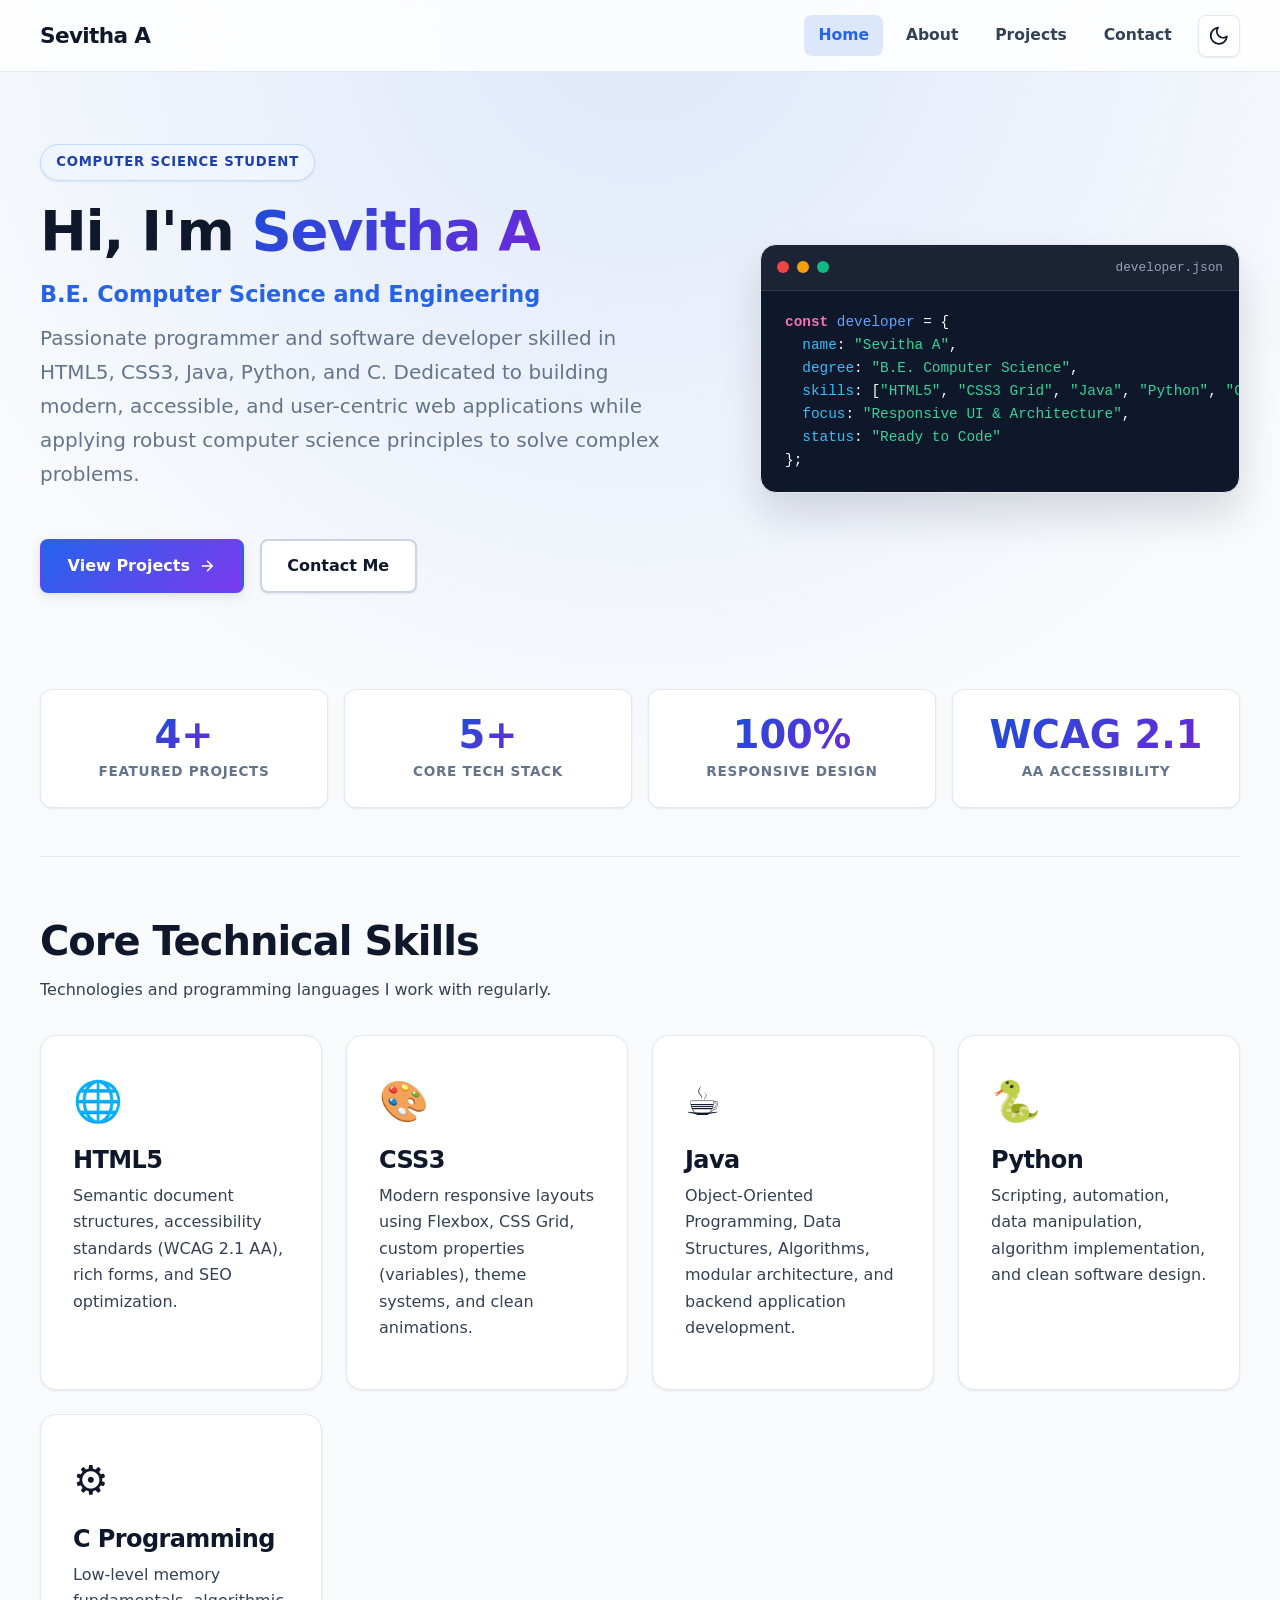
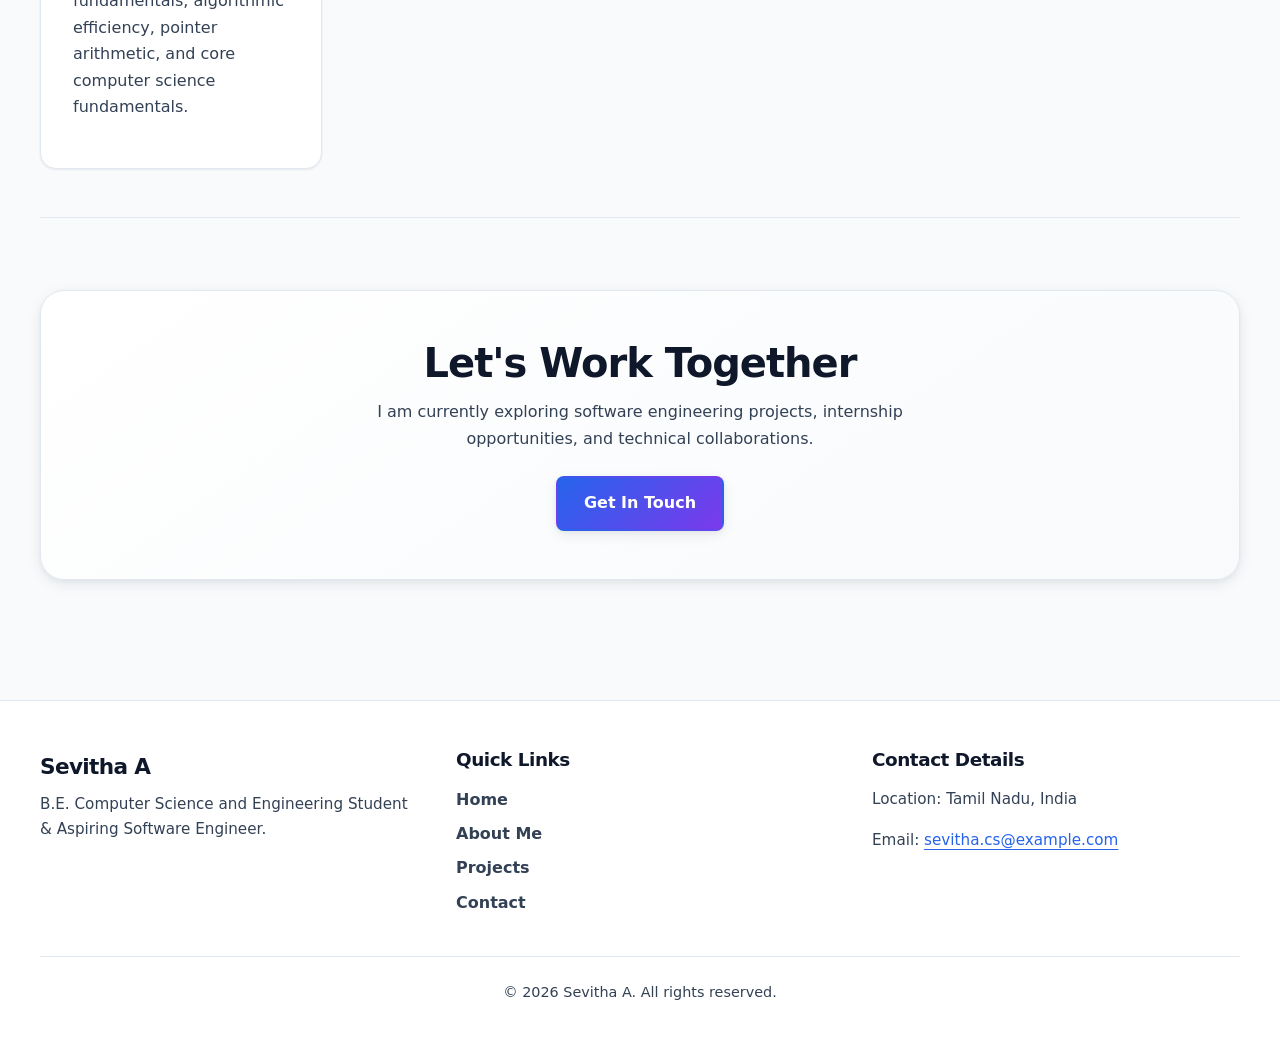
<file: index.html>
<!DOCTYPE html>
<html lang="en" data-theme="light">
<head>
  <meta charset="UTF-8">
  <meta name="viewport" content="width=device-width, initial-scale=1.0">
  <title>Sevitha A | Personal Portfolio - B.E. Computer Science & Engineering</title>
  <meta name="description" content="Personal portfolio of Sevitha A, B.E. Computer Science and Engineering student proficient in HTML5, CSS, Java, Python, and C. Explore projects and experience.">
  <meta name="author" content="Sevitha A">
  <meta name="keywords" content="Sevitha A, Portfolio, Computer Science, Web Development, Java, Python, HTML5, CSS, Software Engineer">
  
  <!-- Open Graph Metadata -->
  <meta property="og:title" content="Sevitha A | Personal Portfolio">
  <meta property="og:description" content="Personal portfolio of Sevitha A, Computer Science student and software developer skilled in Web Technologies, Java, Python, and C.">
  <meta property="og:type" content="website">

  <!-- Stylesheet -->
  <link rel="stylesheet" href="style.css">

  <!-- JSON-LD Structured Data -->
  <script type="application/ld+json">
  {
    "@context": "https://schema.org",
    "@type": "Person",
    "name": "Sevitha A",
    "jobTitle": "Software Developer & Student",
    "alumniOf": "B.E. Computer Science and Engineering",
    "knowsAbout": ["HTML5", "CSS", "Java", "Python", "C", "Web Development", "Problem Solving"],
    "description": "B.E. Computer Science & Engineering student passionate about clean code, accessibility, and modern software development."
  }
  </script>
</head>
<body>
  <!-- Accessible Skip Link -->
  <a href="#main-content" class="skip-link">Skip to main content</a>

  <!-- Global Screen Reader Live Announcer -->
  <div id="status-announcer" class="visually-hidden" aria-live="polite" role="status"></div>

  <!-- Header & Navigation -->
  <header class="site-header">
    <div class="container header-inner">
      <a href="index.html" class="site-logo" aria-label="Sevitha A Portfolio Home">
        Sevitha A
      </a>

      <div class="nav-wrapper">
        <nav id="primary-nav" class="primary-nav" aria-label="Main navigation">
          <ul>
            <li><a href="index.html" class="nav-link" aria-current="page">Home</a></li>
            <li><a href="about.html" class="nav-link">About</a></li>
            <li><a href="projects.html" class="nav-link">Projects</a></li>
            <li><a href="contact.html" class="nav-link">Contact</a></li>
          </ul>
        </nav>

        <!-- Theme Toggle Button -->
        <button id="theme-toggle" class="theme-toggle-btn" aria-label="Switch to dark theme">
          <svg class="sun-icon" viewBox="0 0 24 24" style="display: none;" aria-hidden="true">
            <circle cx="12" cy="12" r="5"></circle>
            <line x1="12" y1="1" x2="12" y2="3"></line>
            <line x1="12" y1="21" x2="12" y2="23"></line>
            <line x1="4.22" y1="4.22" x2="5.64" y2="5.64"></line>
            <line x1="18.36" y1="18.36" x2="19.78" y2="19.78"></line>
            <line x1="1" y1="12" x2="3" y2="12"></line>
            <line x1="21" y1="12" x2="23" y2="12"></line>
            <line x1="4.22" y1="19.78" x2="5.64" y2="18.36"></line>
            <line x1="18.36" y1="5.64" x2="19.78" y2="4.22"></line>
          </svg>
          <svg class="moon-icon" viewBox="0 0 24 24" aria-hidden="true">
            <path d="M21 12.79A9 9 0 1 1 11.21 3 7 7 0 0 0 21 12.79z"></path>
          </svg>
        </button>

        <!-- Mobile Menu Toggle Button -->
        <button id="menu-toggle" class="menu-toggle-btn" aria-expanded="false" aria-controls="primary-nav" aria-label="Open main navigation">
          <svg viewBox="0 0 24 24" aria-hidden="true">
            <line x1="3" y1="12" x2="21" y2="12"></line>
            <line x1="3" y1="6" x2="21" y2="6"></line>
            <line x1="3" y1="18" x2="21" y2="18"></line>
          </svg>
        </button>
      </div>
    </div>
  </header>

  <!-- Main Content Area -->
  <main id="main-content">
    <div class="container">
      
      <!-- Hero Section -->
      <section class="hero" aria-labelledby="hero-heading">
        <div class="hero-grid">
          <div class="hero-content">
            <span class="badge">Computer Science Student</span>
            <h1 id="hero-heading">Hi, I'm <span class="gradient-text">Sevitha A</span></h1>
            <p class="hero-subtitle">B.E. Computer Science and Engineering</p>
            <p class="hero-desc lead">
              Passionate programmer and software developer skilled in HTML5, CSS3, Java, Python, and C. 
              Dedicated to building modern, accessible, and user-centric web applications while applying robust computer science principles to solve complex problems.
            </p>
            <div class="btn-group">
              <a href="projects.html" class="btn btn-primary">
                <span>View Projects</span>
                <svg class="btn-icon" viewBox="0 0 24 24" width="18" height="18" fill="none" stroke="currentColor" stroke-width="2" aria-hidden="true"><path d="M5 12h14M12 5l7 7-7 7"/></svg>
              </a>
              <a href="contact.html" class="btn btn-secondary">Contact Me</a>
            </div>
          </div>
          <div class="hero-visual" aria-hidden="true">
            <div class="code-card">
              <div class="code-card-header">
                <span class="dot red"></span>
                <span class="dot yellow"></span>
                <span class="dot green"></span>
                <span class="code-card-title">developer.json</span>
              </div>
              <pre class="code-card-body"><code><span class="token-keyword">const</span> <span class="token-variable">developer</span> = {
  <span class="token-property">name</span>: <span class="token-string">"Sevitha A"</span>,
  <span class="token-property">degree</span>: <span class="token-string">"B.E. Computer Science"</span>,
  <span class="token-property">skills</span>: [<span class="token-string">"HTML5"</span>, <span class="token-string">"CSS3 Grid"</span>, <span class="token-string">"Java"</span>, <span class="token-string">"Python"</span>, <span class="token-string">"C"</span>],
  <span class="token-property">focus</span>: <span class="token-string">"Responsive UI & Architecture"</span>,
  <span class="token-property">status</span>: <span class="token-string">"Ready to Code"</span>
};</code></pre>
            </div>
          </div>
        </div>
      </section>

      <!-- Key Statistics Section (CSS Grid) -->
      <section class="section stats-section" aria-label="Key statistics">
        <div class="stats-grid">
          <div class="stat-card">
            <span class="stat-number">4+</span>
            <span class="stat-label">Featured Projects</span>
          </div>
          <div class="stat-card">
            <span class="stat-number">5+</span>
            <span class="stat-label">Core Tech Stack</span>
          </div>
          <div class="stat-card">
            <span class="stat-number">100%</span>
            <span class="stat-label">Responsive Design</span>
          </div>
          <div class="stat-card">
            <span class="stat-number">WCAG 2.1</span>
            <span class="stat-label">AA Accessibility</span>
          </div>
        </div>
      </section>

      <!-- Skills Overview Section -->
      <section class="section" aria-labelledby="skills-heading">
        <div class="section-header">
          <h2 id="skills-heading">Core Technical Skills</h2>
          <p>Technologies and programming languages I work with regularly.</p>
        </div>
        <div class="skills-grid">
          <article class="skill-card">
            <span class="skill-icon" aria-hidden="true">🌐</span>
            <h3>HTML5</h3>
            <p>Semantic document structures, accessibility standards (WCAG 2.1 AA), rich forms, and SEO optimization.</p>
          </article>

          <article class="skill-card">
            <span class="skill-icon" aria-hidden="true">🎨</span>
            <h3>CSS3</h3>
            <p>Modern responsive layouts using Flexbox, CSS Grid, custom properties (variables), theme systems, and clean animations.</p>
          </article>

          <article class="skill-card">
            <span class="skill-icon" aria-hidden="true">☕</span>
            <h3>Java</h3>
            <p>Object-Oriented Programming, Data Structures, Algorithms, modular architecture, and backend application development.</p>
          </article>

          <article class="skill-card">
            <span class="skill-icon" aria-hidden="true">🐍</span>
            <h3>Python</h3>
            <p>Scripting, automation, data manipulation, algorithm implementation, and clean software design.</p>
          </article>

          <article class="skill-card">
            <span class="skill-icon" aria-hidden="true">⚙️</span>
            <h3>C Programming</h3>
            <p>Low-level memory fundamentals, algorithmic efficiency, pointer arithmetic, and core computer science fundamentals.</p>
          </article>
        </div>
      </section>

      <!-- Call to Action Section -->
      <section class="section" aria-labelledby="cta-heading">
        <div class="cta-banner">
          <h2 id="cta-heading">Let's Work Together</h2>
          <p>I am currently exploring software engineering projects, internship opportunities, and technical collaborations.</p>
          <a href="contact.html" class="btn btn-primary">Get In Touch</a>
        </div>
      </section>

    </div>
  </main>

  <!-- Footer -->
  <footer class="site-footer">
    <div class="container">
      <div class="footer-inner">
        <div class="footer-brand">
          <span class="site-logo">Sevitha A</span>
          <p>B.E. Computer Science and Engineering Student & Aspiring Software Engineer.</p>
        </div>

        <nav class="footer-links" aria-label="Footer navigation">
          <h3>Quick Links</h3>
          <ul>
            <li><a href="index.html">Home</a></li>
            <li><a href="about.html">About Me</a></li>
            <li><a href="projects.html">Projects</a></li>
            <li><a href="contact.html">Contact</a></li>
          </ul>
        </nav>

        <div class="footer-contact">
          <h3>Contact Details</h3>
          <address>
            <p>Location: Tamil Nadu, India</p>
            <p>Email: <a href="mailto:sevitha.cs@example.com">sevitha.cs@example.com</a></p>
          </address>
        </div>
      </div>

      <div class="footer-bottom">
        <p>&copy; <span id="current-year"></span> Sevitha A. All rights reserved.</p>
      </div>
    </div>
  </footer>

  <!-- Main JavaScript File -->
  <script src="script.js"></script>
</body>
</html>
</file>
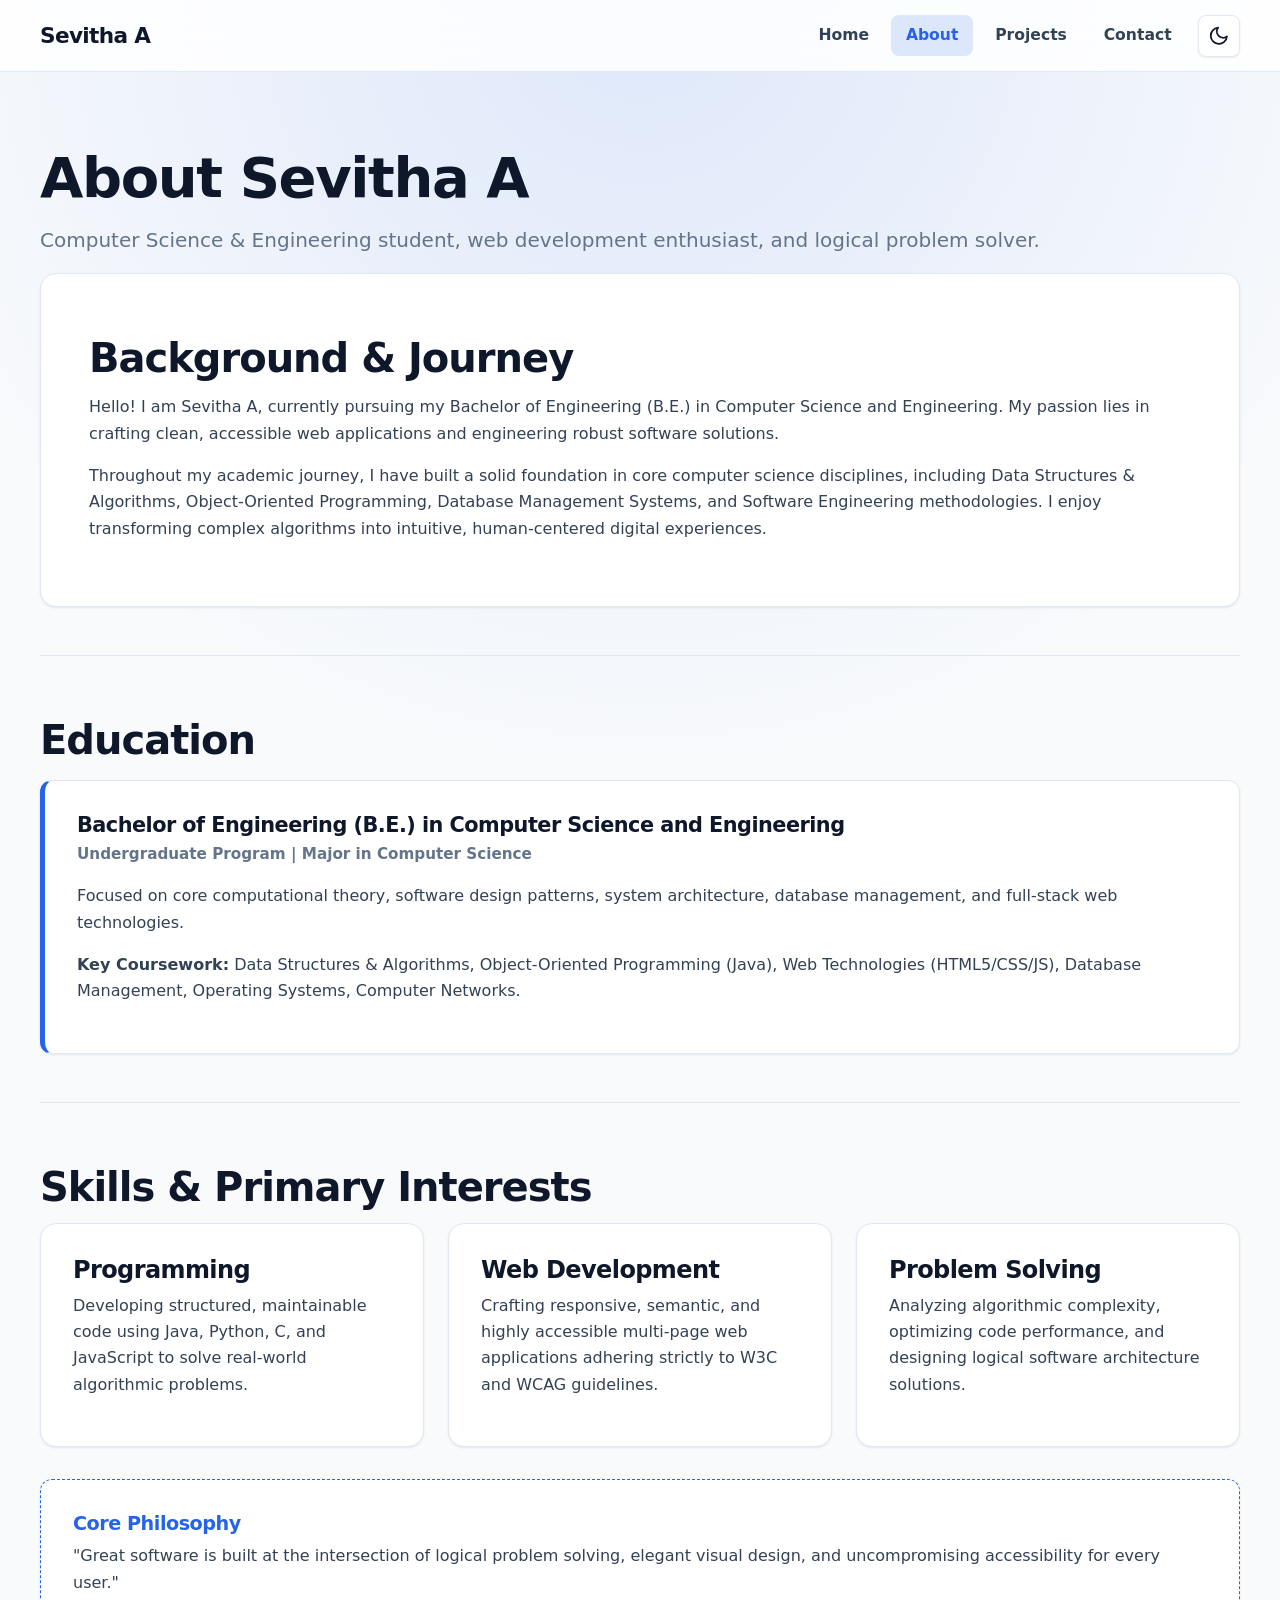
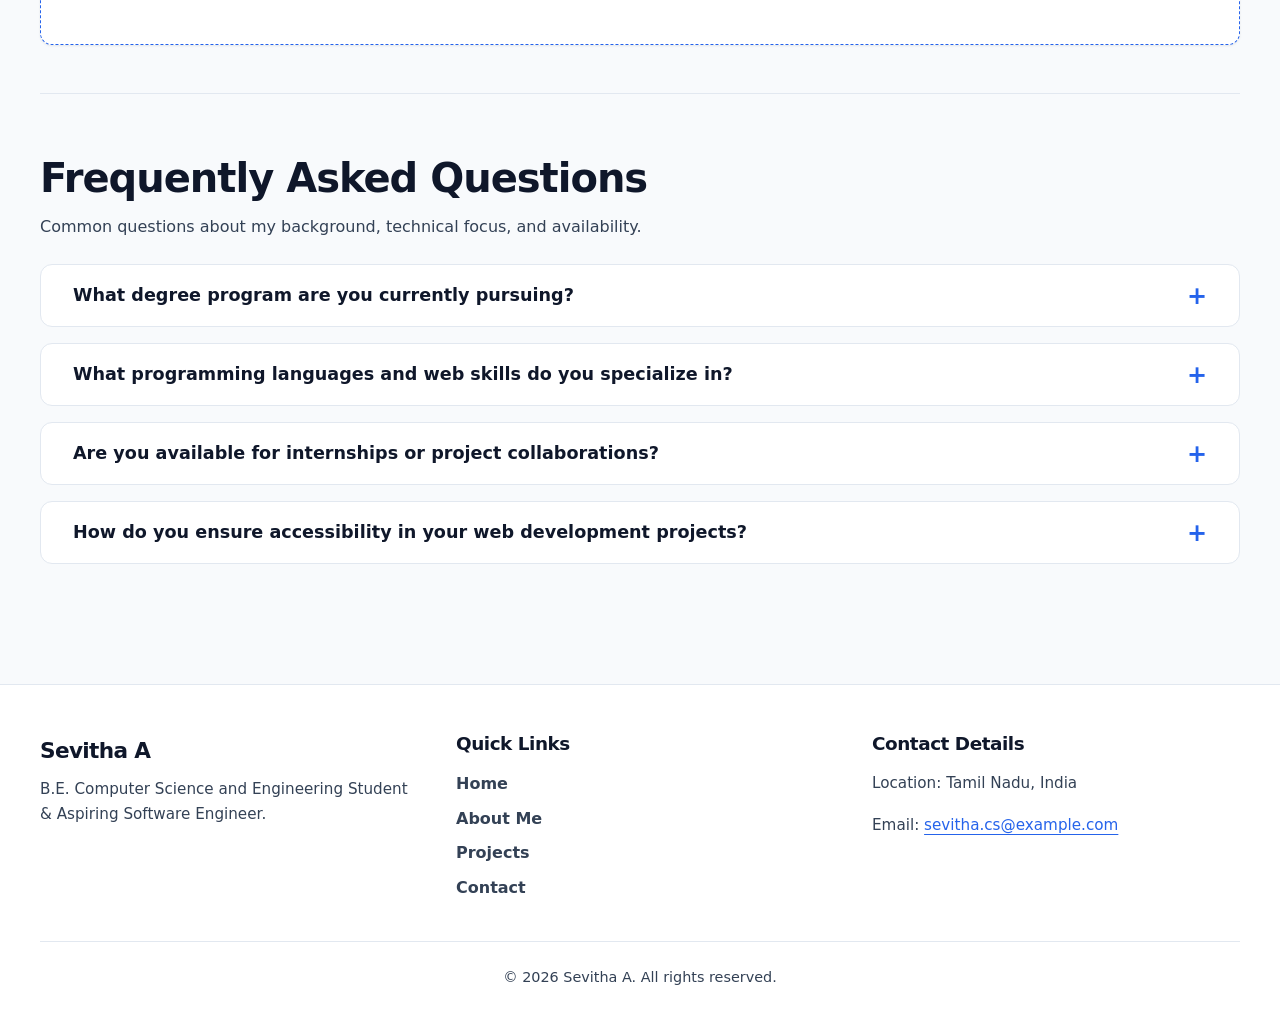
<file: about.html>
<!DOCTYPE html>
<html lang="en" data-theme="light">
<head>
  <meta charset="UTF-8">
  <meta name="viewport" content="width=device-width, initial-scale=1.0">
  <title>Sevitha A | About Me - Education & Background</title>
  <meta name="description" content="Learn more about Sevitha A, a B.E. Computer Science and Engineering student. Discover her education, technical background, interests, and FAQ.">
  <meta name="author" content="Sevitha A">
  <meta name="keywords" content="Sevitha A, About Me, Computer Science Student, Engineering Education, Java Developer, Web Development">
  
  <!-- Open Graph Metadata -->
  <meta property="og:title" content="Sevitha A | About Me">
  <meta property="og:description" content="Background, education, and technical expertise of Sevitha A, Computer Science & Engineering student.">
  <meta property="og:type" content="website">

  <!-- Stylesheet -->
  <link rel="stylesheet" href="style.css">

  <!-- JSON-LD Structured Data -->
  <script type="application/ld+json">
  {
    "@context": "https://schema.org",
    "@type": "Person",
    "name": "Sevitha A",
    "hasCredential": {
      "@type": "EducationalOccupationalCredential",
      "credentialCategory": "degree",
      "name": "B.E. Computer Science and Engineering"
    },
    "knowsAbout": ["Programming", "Web Development", "Problem Solving", "HTML5", "CSS", "Java", "Python", "C"]
  }
  </script>
</head>
<body>
  <!-- Accessible Skip Link -->
  <a href="#main-content" class="skip-link">Skip to main content</a>

  <!-- Global Screen Reader Live Announcer -->
  <div id="status-announcer" class="visually-hidden" aria-live="polite" role="status"></div>

  <!-- Header & Navigation -->
  <header class="site-header">
    <div class="container header-inner">
      <a href="index.html" class="site-logo" aria-label="Sevitha A Portfolio Home">
        Sevitha A
      </a>

      <div class="nav-wrapper">
        <nav id="primary-nav" class="primary-nav" aria-label="Main navigation">
          <ul>
            <li><a href="index.html" class="nav-link">Home</a></li>
            <li><a href="about.html" class="nav-link" aria-current="page">About</a></li>
            <li><a href="projects.html" class="nav-link">Projects</a></li>
            <li><a href="contact.html" class="nav-link">Contact</a></li>
          </ul>
        </nav>

        <!-- Theme Toggle Button -->
        <button id="theme-toggle" class="theme-toggle-btn" aria-label="Switch to dark theme">
          <svg class="sun-icon" viewBox="0 0 24 24" style="display: none;" aria-hidden="true">
            <circle cx="12" cy="12" r="5"></circle>
            <line x1="12" y1="1" x2="12" y2="3"></line>
            <line x1="12" y1="21" x2="12" y2="23"></line>
            <line x1="4.22" y1="4.22" x2="5.64" y2="5.64"></line>
            <line x1="18.36" y1="18.36" x2="19.78" y2="19.78"></line>
            <line x1="1" y1="12" x2="3" y2="12"></line>
            <line x1="21" y1="12" x2="23" y2="12"></line>
            <line x1="4.22" y1="19.78" x2="5.64" y2="18.36"></line>
            <line x1="18.36" y1="5.64" x2="19.78" y2="4.22"></line>
          </svg>
          <svg class="moon-icon" viewBox="0 0 24 24" aria-hidden="true">
            <path d="M21 12.79A9 9 0 1 1 11.21 3 7 7 0 0 0 21 12.79z"></path>
          </svg>
        </button>

        <!-- Mobile Menu Toggle Button -->
        <button id="menu-toggle" class="menu-toggle-btn" aria-expanded="false" aria-controls="primary-nav" aria-label="Open main navigation">
          <svg viewBox="0 0 24 24" aria-hidden="true">
            <line x1="3" y1="12" x2="21" y2="12"></line>
            <line x1="3" y1="6" x2="21" y2="6"></line>
            <line x1="3" y1="18" x2="21" y2="18"></line>
          </svg>
        </button>
      </div>
    </div>
  </header>

  <!-- Main Content Area -->
  <main id="main-content">
    <div class="container">
      
      <!-- Page Title -->
      <section class="section" aria-labelledby="about-heading">
        <h1 id="about-heading">About Sevitha A</h1>
        <p class="lead">Computer Science & Engineering student, web development enthusiast, and logical problem solver.</p>

        <!-- Bio Article -->
        <article class="bio-article">
          <h2>Background & Journey</h2>
          <p>
            Hello! I am Sevitha A, currently pursuing my Bachelor of Engineering (B.E.) in Computer Science and Engineering. 
            My passion lies in crafting clean, accessible web applications and engineering robust software solutions.
          </p>
          <p>
            Throughout my academic journey, I have built a solid foundation in core computer science disciplines, including Data Structures & Algorithms, Object-Oriented Programming, Database Management Systems, and Software Engineering methodologies. 
            I enjoy transforming complex algorithms into intuitive, human-centered digital experiences.
          </p>
        </article>
      </section>

      <!-- Education Section -->
      <section class="section" aria-labelledby="education-heading">
        <h2 id="education-heading">Education</h2>
        <article class="education-card">
          <h3 class="degree">Bachelor of Engineering (B.E.) in Computer Science and Engineering</h3>
          <p class="meta">Undergraduate Program | Major in Computer Science</p>
          <p>
            Focused on core computational theory, software design patterns, system architecture, database management, and full-stack web technologies.
          </p>
          <p><strong>Key Coursework:</strong> Data Structures & Algorithms, Object-Oriented Programming (Java), Web Technologies (HTML5/CSS/JS), Database Management, Operating Systems, Computer Networks.</p>
        </article>
      </section>

      <!-- Skills & Interests Section -->
      <section class="section" aria-labelledby="skills-interests-heading">
        <h2 id="skills-interests-heading">Skills & Primary Interests</h2>
        <div class="skills-grid">
          <article class="skill-card">
            <h3>Programming</h3>
            <p>Developing structured, maintainable code using Java, Python, C, and JavaScript to solve real-world algorithmic problems.</p>
          </article>

          <article class="skill-card">
            <h3>Web Development</h3>
            <p>Crafting responsive, semantic, and highly accessible multi-page web applications adhering strictly to W3C and WCAG guidelines.</p>
          </article>

          <article class="skill-card">
            <h3>Problem Solving</h3>
            <p>Analyzing algorithmic complexity, optimizing code performance, and designing logical software architecture solutions.</p>
          </article>
        </div>

        <!-- Sidebar Callout -->
        <aside class="sidebar-callout" aria-labelledby="quote-heading">
          <h3 id="quote-heading">Core Philosophy</h3>
          <p>
            "Great software is built at the intersection of logical problem solving, elegant visual design, and uncompromising accessibility for every user."
          </p>
        </aside>
      </section>

      <!-- Accessible FAQ Section using details and summary -->
      <section class="section" aria-labelledby="faq-heading">
        <h2 id="faq-heading">Frequently Asked Questions</h2>
        <p>Common questions about my background, technical focus, and availability.</p>

        <div class="faq-list">
          <details class="faq-item">
            <summary>What degree program are you currently pursuing?</summary>
            <div class="faq-content">
              <p>I am pursuing a Bachelor of Engineering (B.E.) in Computer Science and Engineering, focusing on software development and computer science fundamentals.</p>
            </div>
          </details>

          <details class="faq-item">
            <summary>What programming languages and web skills do you specialize in?</summary>
            <div class="faq-content">
              <p>My core programming stack includes Java, Python, and C. For front-end web development, I specialize in HTML5 semantic structure, CSS3 styling (Flexbox, Grid, Custom Properties), and standard vanilla JavaScript.</p>
            </div>
          </details>

          <details class="faq-item">
            <summary>Are you available for internships or project collaborations?</summary>
            <div class="faq-content">
              <p>Yes! I am actively looking for software engineering internships, developer roles, and open-source project collaborations. Feel free to contact me via the contact page.</p>
            </div>
          </details>

          <details class="faq-item">
            <summary>How do you ensure accessibility in your web development projects?</summary>
            <div class="faq-content">
              <p>I follow WCAG 2.1 AA accessibility guidelines by utilizing proper HTML5 semantic elements, visible focus indicators, screen reader live announcements (aria-live), explicit keyboard navigation support, and high-contrast theme systems.</p>
            </div>
          </details>
        </div>
      </section>

    </div>
  </main>

  <!-- Footer -->
  <footer class="site-footer">
    <div class="container">
      <div class="footer-inner">
        <div class="footer-brand">
          <span class="site-logo">Sevitha A</span>
          <p>B.E. Computer Science and Engineering Student & Aspiring Software Engineer.</p>
        </div>

        <nav class="footer-links" aria-label="Footer navigation">
          <h3>Quick Links</h3>
          <ul>
            <li><a href="index.html">Home</a></li>
            <li><a href="about.html">About Me</a></li>
            <li><a href="projects.html">Projects</a></li>
            <li><a href="contact.html">Contact</a></li>
          </ul>
        </nav>

        <div class="footer-contact">
          <h3>Contact Details</h3>
          <address>
            <p>Location: Tamil Nadu, India</p>
            <p>Email: <a href="mailto:sevitha.cs@example.com">sevitha.cs@example.com</a></p>
          </address>
        </div>
      </div>

      <div class="footer-bottom">
        <p>&copy; <span id="current-year"></span> Sevitha A. All rights reserved.</p>
      </div>
    </div>
  </footer>

  <!-- Main JavaScript File -->
  <script src="script.js"></script>
</body>
</html>
</file>
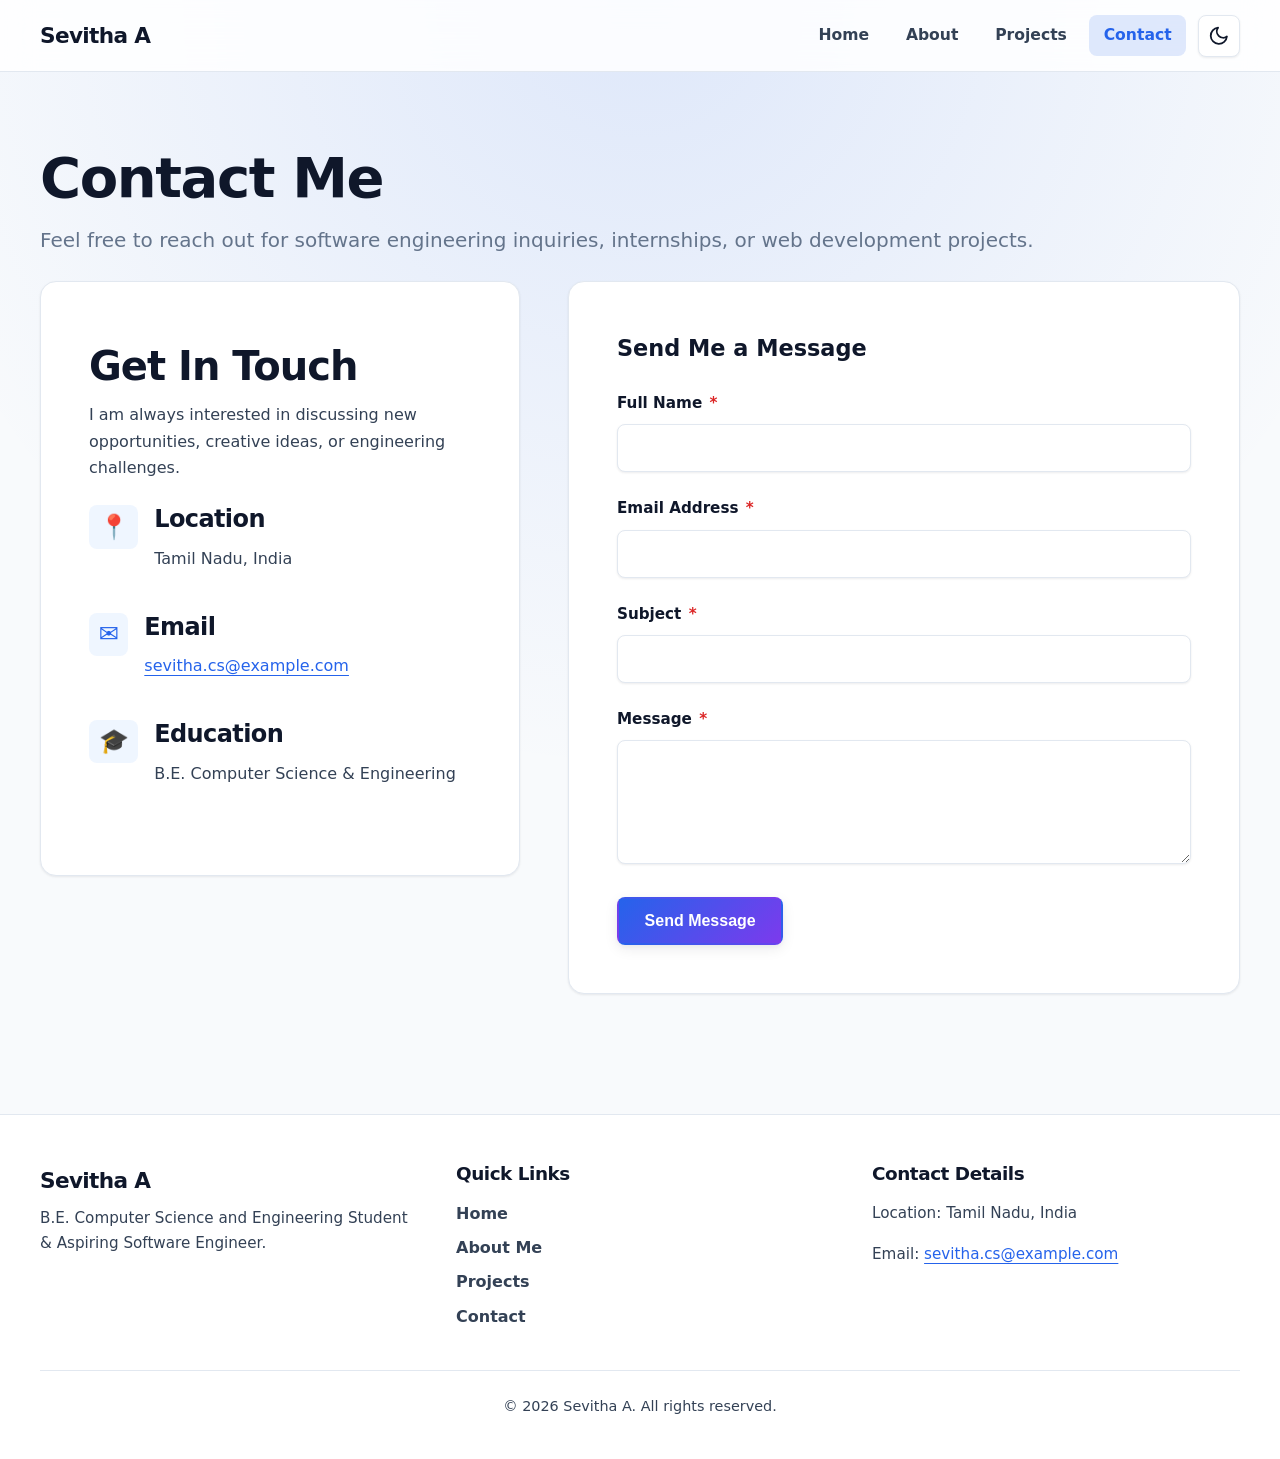
<file: contact.html>
<!DOCTYPE html>
<html lang="en" data-theme="light">
<head>
  <meta charset="UTF-8">
  <meta name="viewport" content="width=device-width, initial-scale=1.0">
  <title>Sevitha A | Contact Me - Get In Touch</title>
  <meta name="description" content="Send a message to Sevitha A. Accessible contact form for software engineering inquiries, internships, and project collaborations.">
  <meta name="author" content="Sevitha A">
  <meta name="keywords" content="Sevitha A, Contact, Email, Software Engineer Contact, Hire Developer">
  
  <!-- Open Graph Metadata -->
  <meta property="og:title" content="Sevitha A | Contact Me">
  <meta property="og:description" content="Reach out to Sevitha A for software engineering opportunities, web development projects, or collaborations.">
  <meta property="og:type" content="website">

  <!-- Stylesheet -->
  <link rel="stylesheet" href="style.css">
</head>
<body>
  <!-- Accessible Skip Link -->
  <a href="#main-content" class="skip-link">Skip to main content</a>

  <!-- Global Screen Reader Live Announcer -->
  <div id="status-announcer" class="visually-hidden" aria-live="polite" role="status"></div>

  <!-- Header & Navigation -->
  <header class="site-header">
    <div class="container header-inner">
      <a href="index.html" class="site-logo" aria-label="Sevitha A Portfolio Home">
        Sevitha A
      </a>

      <div class="nav-wrapper">
        <nav id="primary-nav" class="primary-nav" aria-label="Main navigation">
          <ul>
            <li><a href="index.html" class="nav-link">Home</a></li>
            <li><a href="about.html" class="nav-link">About</a></li>
            <li><a href="projects.html" class="nav-link">Projects</a></li>
            <li><a href="contact.html" class="nav-link" aria-current="page">Contact</a></li>
          </ul>
        </nav>

        <!-- Theme Toggle Button -->
        <button id="theme-toggle" class="theme-toggle-btn" aria-label="Switch to dark theme">
          <svg class="sun-icon" viewBox="0 0 24 24" style="display: none;" aria-hidden="true">
            <circle cx="12" cy="12" r="5"></circle>
            <line x1="12" y1="1" x2="12" y2="3"></line>
            <line x1="12" y1="21" x2="12" y2="23"></line>
            <line x1="4.22" y1="4.22" x2="5.64" y2="5.64"></line>
            <line x1="18.36" y1="18.36" x2="19.78" y2="19.78"></line>
            <line x1="1" y1="12" x2="3" y2="12"></line>
            <line x1="21" y1="12" x2="23" y2="12"></line>
            <line x1="4.22" y1="19.78" x2="5.64" y2="18.36"></line>
            <line x1="18.36" y1="5.64" x2="19.78" y2="4.22"></line>
          </svg>
          <svg class="moon-icon" viewBox="0 0 24 24" aria-hidden="true">
            <path d="M21 12.79A9 9 0 1 1 11.21 3 7 7 0 0 0 21 12.79z"></path>
          </svg>
        </button>

        <!-- Mobile Menu Toggle Button -->
        <button id="menu-toggle" class="menu-toggle-btn" aria-expanded="false" aria-controls="primary-nav" aria-label="Open main navigation">
          <svg viewBox="0 0 24 24" aria-hidden="true">
            <line x1="3" y1="12" x2="21" y2="12"></line>
            <line x1="3" y1="6" x2="21" y2="6"></line>
            <line x1="3" y1="18" x2="21" y2="18"></line>
          </svg>
        </button>
      </div>
    </div>
  </header>

  <!-- Main Content Area -->
  <main id="main-content">
    <div class="container">
      
      <!-- Section Header -->
      <section class="section" aria-labelledby="contact-heading">
        <h1 id="contact-heading">Contact Me</h1>
        <p class="lead">Feel free to reach out for software engineering inquiries, internships, or web development projects.</p>

        <div class="contact-grid">
          <!-- Left Column: Contact Information -->
          <div class="contact-info-card">
            <h2>Get In Touch</h2>
            <p>I am always interested in discussing new opportunities, creative ideas, or engineering challenges.</p>

            <div class="contact-method">
              <div class="contact-method-item">
                <span class="contact-icon" aria-hidden="true">📍</span>
                <div>
                  <h3>Location</h3>
                  <p>Tamil Nadu, India</p>
                </div>
              </div>

              <div class="contact-method-item">
                <span class="contact-icon" aria-hidden="true">✉️</span>
                <div>
                  <h3>Email</h3>
                  <p><a href="mailto:sevitha.cs@example.com">sevitha.cs@example.com</a></p>
                </div>
              </div>

              <div class="contact-method-item">
                <span class="contact-icon" aria-hidden="true">🎓</span>
                <div>
                  <h3>Education</h3>
                  <p>B.E. Computer Science & Engineering</p>
                </div>
              </div>
            </div>
          </div>

          <!-- Right Column: Accessible Contact Form -->
          <form id="contact-form" class="contact-form" novalidate aria-labelledby="form-title">
            <fieldset>
              <legend id="form-title">Send Me a Message</legend>

              <!-- Dynamic Accessible Live Feedback Status Box -->
              <div id="form-status" aria-live="polite" role="status" class="form-status-box"></div>

              <!-- Full Name Field -->
              <div class="form-group">
                <label for="full-name">
                  Full Name <span class="required-star" aria-hidden="true">*</span>
                </label>
                <input 
                  type="text" 
                  id="full-name" 
                  name="name" 
                  autocomplete="name" 
                  required 
                  aria-required="true" 
                  aria-describedby="full-name-error"
                >
                <span id="full-name-error" class="error-message"></span>
              </div>

              <!-- Email Address Field -->
              <div class="form-group">
                <label for="email">
                  Email Address <span class="required-star" aria-hidden="true">*</span>
                </label>
                <input 
                  type="email" 
                  id="email" 
                  name="email" 
                  autocomplete="email" 
                  required 
                  aria-required="true" 
                  aria-describedby="email-error"
                >
                <span id="email-error" class="error-message"></span>
              </div>

              <!-- Subject Field -->
              <div class="form-group">
                <label for="subject">
                  Subject <span class="required-star" aria-hidden="true">*</span>
                </label>
                <input 
                  type="text" 
                  id="subject" 
                  name="subject" 
                  autocomplete="off" 
                  required 
                  aria-required="true" 
                  aria-describedby="subject-error"
                >
                <span id="subject-error" class="error-message"></span>
              </div>

              <!-- Message Textarea Field -->
              <div class="form-group">
                <label for="message">
                  Message <span class="required-star" aria-hidden="true">*</span>
                </label>
                <textarea 
                  id="message" 
                  name="message" 
                  rows="5" 
                  required 
                  aria-required="true" 
                  aria-describedby="message-error"
                ></textarea>
                <span id="message-error" class="error-message"></span>
              </div>

              <!-- Submit Button -->
              <button type="submit" class="btn btn-primary">Send Message</button>
            </fieldset>
          </form>

        </div>
      </section>

    </div>
  </main>

  <!-- Footer -->
  <footer class="site-footer">
    <div class="container">
      <div class="footer-inner">
        <div class="footer-brand">
          <span class="site-logo">Sevitha A</span>
          <p>B.E. Computer Science and Engineering Student & Aspiring Software Engineer.</p>
        </div>

        <nav class="footer-links" aria-label="Footer navigation">
          <h3>Quick Links</h3>
          <ul>
            <li><a href="index.html">Home</a></li>
            <li><a href="about.html">About Me</a></li>
            <li><a href="projects.html">Projects</a></li>
            <li><a href="contact.html">Contact</a></li>
          </ul>
        </nav>

        <div class="footer-contact">
          <h3>Contact Details</h3>
          <address>
            <p>Location: Tamil Nadu, India</p>
            <p>Email: <a href="mailto:sevitha.cs@example.com">sevitha.cs@example.com</a></p>
          </address>
        </div>
      </div>

      <div class="footer-bottom">
        <p>&copy; <span id="current-year"></span> Sevitha A. All rights reserved.</p>
      </div>
    </div>
  </footer>

  <!-- Main JavaScript File -->
  <script src="script.js"></script>
</body>
</html>
</file>
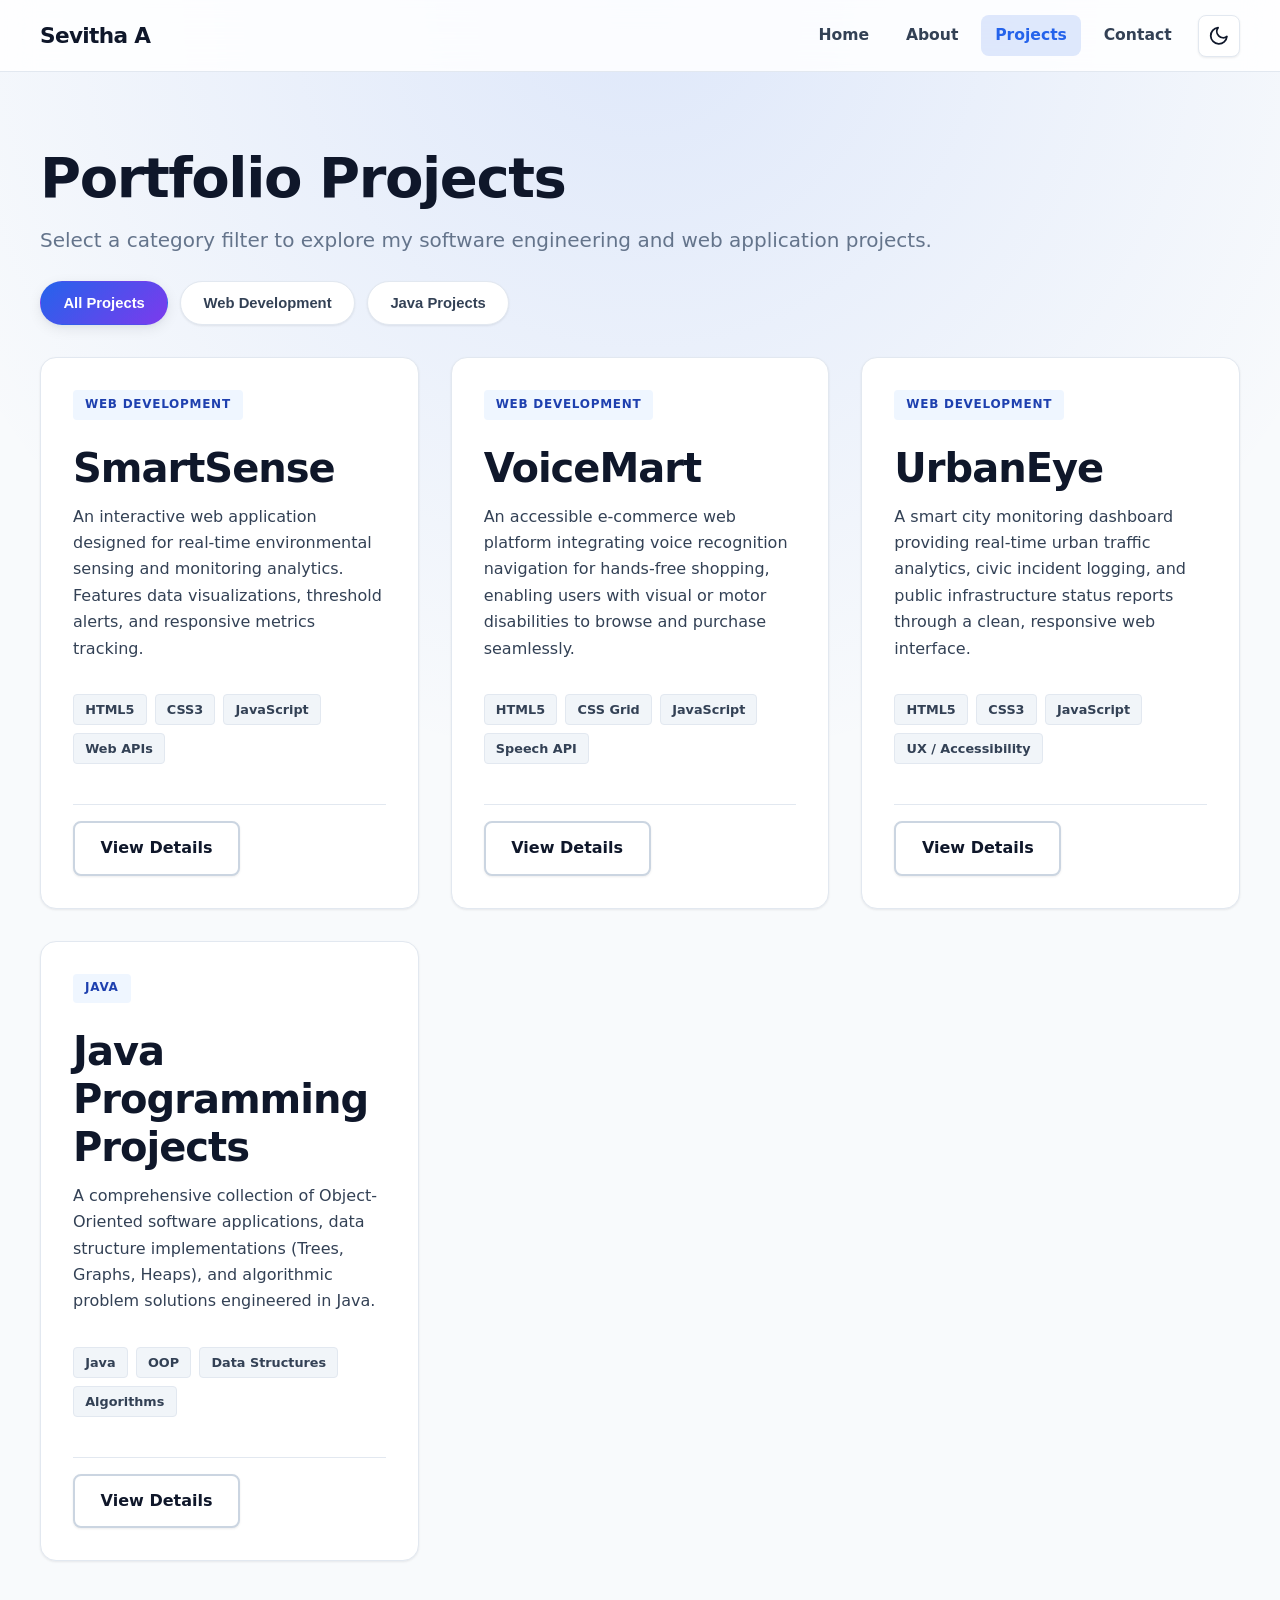
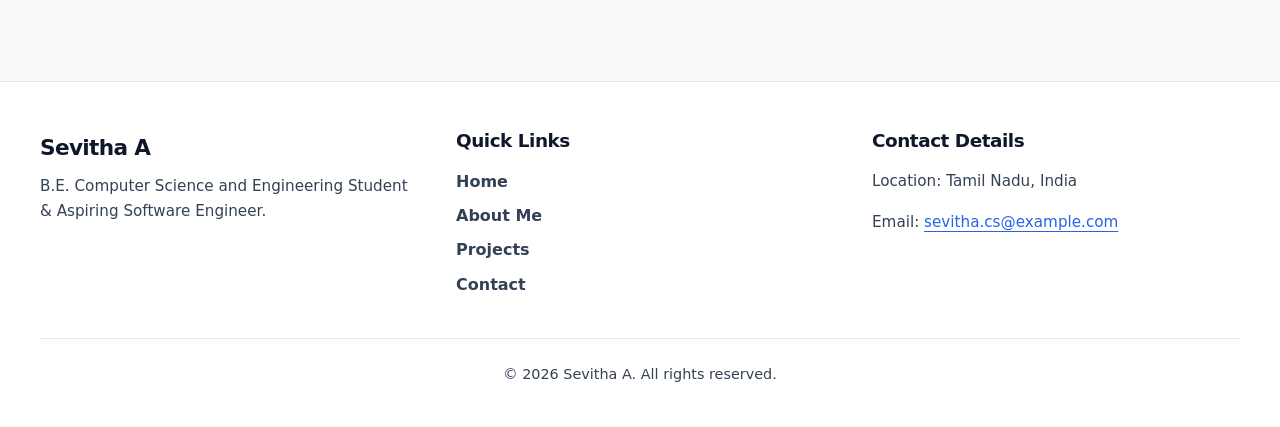
<file: projects.html>
<!DOCTYPE html>
<html lang="en" data-theme="light">
<head>
  <meta charset="UTF-8">
  <meta name="viewport" content="width=device-width, initial-scale=1.0">
  <title>Sevitha A | Projects - Software & Web Portfolio</title>
  <meta name="description" content="Explore software and web projects developed by Sevitha A: SmartSense, VoiceMart, UrbanEye, and Java Programming Projects. Filterable by category.">
  <meta name="author" content="Sevitha A">
  <meta name="keywords" content="Sevitha A, Projects, SmartSense, VoiceMart, UrbanEye, Java Projects, Web Development">
  
  <!-- Open Graph Metadata -->
  <meta property="og:title" content="Sevitha A | Projects Showcase">
  <meta property="og:description" content="Explore software applications and accessible web development projects created by Sevitha A.">
  <meta property="og:type" content="website">

  <!-- Stylesheet -->
  <link rel="stylesheet" href="style.css">
</head>
<body>
  <!-- Accessible Skip Link -->
  <a href="#main-content" class="skip-link">Skip to main content</a>

  <!-- Global Screen Reader Live Announcer -->
  <div id="status-announcer" class="visually-hidden" aria-live="polite" role="status"></div>

  <!-- Header & Navigation -->
  <header class="site-header">
    <div class="container header-inner">
      <a href="index.html" class="site-logo" aria-label="Sevitha A Portfolio Home">
        Sevitha A
      </a>

      <div class="nav-wrapper">
        <nav id="primary-nav" class="primary-nav" aria-label="Main navigation">
          <ul>
            <li><a href="index.html" class="nav-link">Home</a></li>
            <li><a href="about.html" class="nav-link">About</a></li>
            <li><a href="projects.html" class="nav-link" aria-current="page">Projects</a></li>
            <li><a href="contact.html" class="nav-link">Contact</a></li>
          </ul>
        </nav>

        <!-- Theme Toggle Button -->
        <button id="theme-toggle" class="theme-toggle-btn" aria-label="Switch to dark theme">
          <svg class="sun-icon" viewBox="0 0 24 24" style="display: none;" aria-hidden="true">
            <circle cx="12" cy="12" r="5"></circle>
            <line x1="12" y1="1" x2="12" y2="3"></line>
            <line x1="12" y1="21" x2="12" y2="23"></line>
            <line x1="4.22" y1="4.22" x2="5.64" y2="5.64"></line>
            <line x1="18.36" y1="18.36" x2="19.78" y2="19.78"></line>
            <line x1="1" y1="12" x2="3" y2="12"></line>
            <line x1="21" y1="12" x2="23" y2="12"></line>
            <line x1="4.22" y1="19.78" x2="5.64" y2="18.36"></line>
            <line x1="18.36" y1="5.64" x2="19.78" y2="4.22"></line>
          </svg>
          <svg class="moon-icon" viewBox="0 0 24 24" aria-hidden="true">
            <path d="M21 12.79A9 9 0 1 1 11.21 3 7 7 0 0 0 21 12.79z"></path>
          </svg>
        </button>

        <!-- Mobile Menu Toggle Button -->
        <button id="menu-toggle" class="menu-toggle-btn" aria-expanded="false" aria-controls="primary-nav" aria-label="Open main navigation">
          <svg viewBox="0 0 24 24" aria-hidden="true">
            <line x1="3" y1="12" x2="21" y2="12"></line>
            <line x1="3" y1="6" x2="21" y2="6"></line>
            <line x1="3" y1="18" x2="21" y2="18"></line>
          </svg>
        </button>
      </div>
    </div>
  </header>

  <!-- Main Content Area -->
  <main id="main-content">
    <div class="container">
      
      <!-- Section Header -->
      <section class="section" aria-labelledby="projects-heading">
        <h1 id="projects-heading">Portfolio Projects</h1>
        <p class="lead">Select a category filter to explore my software engineering and web application projects.</p>

        <!-- Accessible Filter Category Options -->
        <div class="filter-container" aria-label="Project category filter options" role="group">
          <button type="button" class="filter-btn" data-filter="all" aria-pressed="true">All Projects</button>
          <button type="button" class="filter-btn" data-filter="web" aria-pressed="false">Web Development</button>
          <button type="button" class="filter-btn" data-filter="java" aria-pressed="false">Java Projects</button>
        </div>

        <!-- Filter Status Live Region for Screen Readers -->
        <div id="filter-status" class="visually-hidden" aria-live="polite">Showing all 4 projects</div>

        <!-- Projects Grid -->
        <div class="projects-grid">

          <!-- Project 1: SmartSense -->
          <article class="project-card" data-category="web">
            <div class="project-header">
              <span class="project-category-tag">Web Development</span>
            </div>
            <h2>SmartSense</h2>
            <p>
              An interactive web application designed for real-time environmental sensing and monitoring analytics. Features data visualizations, threshold alerts, and responsive metrics tracking.
            </p>
            <div class="project-tags">
              <span class="tag">HTML5</span>
              <span class="tag">CSS3</span>
              <span class="tag">JavaScript</span>
              <span class="tag">Web APIs</span>
            </div>
            <div class="project-footer">
              <a href="#smartsense-demo" class="btn btn-secondary" aria-label="View SmartSense project details">View Details</a>
            </div>
          </article>

          <!-- Project 2: VoiceMart -->
          <article class="project-card" data-category="web">
            <div class="project-header">
              <span class="project-category-tag">Web Development</span>
            </div>
            <h2>VoiceMart</h2>
            <p>
              An accessible e-commerce web platform integrating voice recognition navigation for hands-free shopping, enabling users with visual or motor disabilities to browse and purchase seamlessly.
            </p>
            <div class="project-tags">
              <span class="tag">HTML5</span>
              <span class="tag">CSS Grid</span>
              <span class="tag">JavaScript</span>
              <span class="tag">Speech API</span>
            </div>
            <div class="project-footer">
              <a href="#voicemart-demo" class="btn btn-secondary" aria-label="View VoiceMart project details">View Details</a>
            </div>
          </article>

          <!-- Project 3: UrbanEye -->
          <article class="project-card" data-category="web">
            <div class="project-header">
              <span class="project-category-tag">Web Development</span>
            </div>
            <h2>UrbanEye</h2>
            <p>
              A smart city monitoring dashboard providing real-time urban traffic analytics, civic incident logging, and public infrastructure status reports through a clean, responsive web interface.
            </p>
            <div class="project-tags">
              <span class="tag">HTML5</span>
              <span class="tag">CSS3</span>
              <span class="tag">JavaScript</span>
              <span class="tag">UX / Accessibility</span>
            </div>
            <div class="project-footer">
              <a href="#urbaneye-demo" class="btn btn-secondary" aria-label="View UrbanEye project details">View Details</a>
            </div>
          </article>

          <!-- Project 4: Java Programming Projects -->
          <article class="project-card" data-category="java">
            <div class="project-header">
              <span class="project-category-tag">Java</span>
            </div>
            <h2>Java Programming Projects</h2>
            <p>
              A comprehensive collection of Object-Oriented software applications, data structure implementations (Trees, Graphs, Heaps), and algorithmic problem solutions engineered in Java.
            </p>
            <div class="project-tags">
              <span class="tag">Java</span>
              <span class="tag">OOP</span>
              <span class="tag">Data Structures</span>
              <span class="tag">Algorithms</span>
            </div>
            <div class="project-footer">
              <a href="#java-projects-details" class="btn btn-secondary" aria-label="View Java Programming Projects details">View Details</a>
            </div>
          </article>

        </div>
      </section>

    </div>
  </main>

  <!-- Footer -->
  <footer class="site-footer">
    <div class="container">
      <div class="footer-inner">
        <div class="footer-brand">
          <span class="site-logo">Sevitha A</span>
          <p>B.E. Computer Science and Engineering Student & Aspiring Software Engineer.</p>
        </div>

        <nav class="footer-links" aria-label="Footer navigation">
          <h3>Quick Links</h3>
          <ul>
            <li><a href="index.html">Home</a></li>
            <li><a href="about.html">About Me</a></li>
            <li><a href="projects.html">Projects</a></li>
            <li><a href="contact.html">Contact</a></li>
          </ul>
        </nav>

        <div class="footer-contact">
          <h3>Contact Details</h3>
          <address>
            <p>Location: Tamil Nadu, India</p>
            <p>Email: <a href="mailto:sevitha.cs@example.com">sevitha.cs@example.com</a></p>
          </address>
        </div>
      </div>

      <div class="footer-bottom">
        <p>&copy; <span id="current-year"></span> Sevitha A. All rights reserved.</p>
      </div>
    </div>
  </footer>

  <!-- Main JavaScript File -->
  <script src="script.js"></script>
</body>
</html>
</file>
<file: style.css>
/* ==========================================================================
   Sevitha A - Personal Portfolio Stylesheet
   Advanced CSS3 & Responsive Architecture
   CSS Grid | Flexbox | Mobile-First Media Queries | Custom CSS Variables | WCAG 2.1 AA
   ========================================================================== */

/* --------------------------------------------------------------------------
   1. CSS Custom Properties & Design Tokens
   -------------------------------------------------------------------------- */
:root {
  /* System Color Scheme */
  color-scheme: light dark;

  /* Color System - Light Theme (Default) */
  --bg-primary: #f8fafc;
  --bg-secondary: #ffffff;
  --bg-card: #ffffff;
  --bg-card-hover: #ffffff;
  --bg-nav: rgba(255, 255, 255, 0.85);
  --bg-glass: rgba(255, 255, 255, 0.7);
  --bg-input: #ffffff;
  --bg-badge: #eff6ff;
  --bg-tag: #f1f5f9;
  --bg-code: #0f172a;

  --text-primary: #0f172a;
  --text-secondary: #334155;
  --text-muted: #64748b;
  --text-link: #2563eb;
  --text-badge: #1e40af;
  --text-code: #f8fafc;

  --color-primary: #2563eb;
  --color-primary-hover: #1d4ed8;
  --color-primary-active: #1e40af;
  --color-secondary: #0f172a;
  --color-secondary-hover: #1e293b;
  --color-accent: #3b82f6;

  /* Gradients */
  --gradient-primary: linear-gradient(135deg, #2563eb 0%, #7c3aed 100%);
  --gradient-text: linear-gradient(135deg, #1d4ed8 0%, #6d28d9 100%);
  --gradient-card: linear-gradient(145deg, #ffffff 0%, #f8fafc 100%);
  --gradient-glow: radial-gradient(circle at 50% 0%, rgba(37, 99, 235, 0.12), transparent 70%);

  --border-color: #e2e8f0;
  --border-card: #cbd5e1;
  --border-hover: #93c5fd;
  --border-focus: #2563eb;

  /* Shadows & Elevations */
  --shadow-sm: 0 1px 3px rgba(15, 23, 42, 0.05), 0 1px 2px rgba(15, 23, 42, 0.03);
  --shadow-md: 0 4px 14px rgba(15, 23, 42, 0.08), 0 2px 4px rgba(15, 23, 42, 0.04);
  --shadow-lg: 0 12px 28px rgba(15, 23, 42, 0.1), 0 4px 10px rgba(15, 23, 42, 0.04);
  --shadow-xl: 0 22px 40px rgba(15, 23, 42, 0.14);
  --shadow-glow: 0 0 20px rgba(37, 99, 235, 0.25);

  /* Scrollbar Tokens */
  --scrollbar-track: #f1f5f9;
  --scrollbar-thumb: #cbd5e1;
  --scrollbar-thumb-hover: #94a3b8;

  /* Accessibility Focus Ring */
  --focus-ring: #2563eb;
  --focus-ring-offset: 3px;

  /* Form & Status Alert Colors */
  --color-error: #dc2626;
  --bg-error: #fef2f2;
  --border-error: #f87171;
  --color-success: #15803d;
  --bg-success: #f0fdf4;
  --border-success: #86efac;

  /* Layout & Spacing Tokens */
  --max-width: 1200px;
  --header-height: 4.5rem;

  --space-3xs: 0.125rem;
  --space-2xs: 0.25rem;
  --space-xs: 0.5rem;
  --space-sm: 0.75rem;
  --space-md: 1rem;
  --space-lg: 1.5rem;
  --space-xl: 2rem;
  --space-2xl: 3rem;
  --space-3xl: 4.5rem;

  /* Border Radii Tokens */
  --radius-xs: 0.25rem;
  --radius-sm: 0.375rem;
  --radius-md: 0.5rem;
  --radius-lg: 0.75rem;
  --radius-xl: 1rem;
  --radius-2xl: 1.5rem;
  --radius-full: 9999px;

  /* Motion & Transition Tokens */
  --transition-fast: 0.15s ease;
  --transition-normal: 0.25s ease;
  --transition-smooth: 0.35s cubic-bezier(0.16, 1, 0.3, 1);
}

/* System Dark Mode Preference Fallback */
@media (prefers-color-scheme: dark) {
  :root:not([data-theme="light"]) {
    --bg-primary: #0b0f19;
    --bg-secondary: #111827;
    --bg-card: #1f2937;
    --bg-card-hover: #283548;
    --bg-nav: rgba(17, 24, 39, 0.85);
    --bg-glass: rgba(31, 41, 55, 0.7);
    --bg-input: #111827;
    --bg-badge: #1e1b4b;
    --bg-tag: #111827;
    --bg-code: #030712;

    --text-primary: #f9fafb;
    --text-secondary: #d1d5db;
    --text-muted: #9ca3af;
    --text-link: #60a5fa;
    --text-badge: #c7d2fe;
    --text-code: #f9fafb;

    --color-primary: #3b82f6;
    --color-primary-hover: #60a5fa;
    --color-primary-active: #93c5fd;
    --color-secondary: #f9fafb;
    --color-secondary-hover: #e5e7eb;
    --color-accent: #60a5fa;

    --gradient-primary: linear-gradient(135deg, #3b82f6 0%, #8b5cf6 100%);
    --gradient-text: linear-gradient(135deg, #60a5fa 0%, #a78bfa 100%);
    --gradient-card: linear-gradient(145deg, #1f2937 0%, #111827 100%);
    --gradient-glow: radial-gradient(circle at 50% 0%, rgba(59, 130, 246, 0.18), transparent 70%);

    --border-color: #374151;
    --border-card: #374151;
    --border-hover: #60a5fa;
    --border-focus: #60a5fa;

    --shadow-sm: 0 1px 3px rgba(0, 0, 0, 0.4);
    --shadow-md: 0 4px 14px rgba(0, 0, 0, 0.5);
    --shadow-lg: 0 12px 28px rgba(0, 0, 0, 0.6);
    --shadow-xl: 0 22px 40px rgba(0, 0, 0, 0.7);
    --shadow-glow: 0 0 20px rgba(96, 165, 250, 0.35);

    --scrollbar-track: #111827;
    --scrollbar-thumb: #374151;
    --scrollbar-thumb-hover: #4b5563;

    --focus-ring: #60a5fa;

    --color-error: #fca5a5;
    --bg-error: #450a0a;
    --border-error: #991b1b;
    --color-success: #86efac;
    --bg-success: #052e16;
    --border-success: #166534;
  }
}

/* Explicit Dark Theme Override via JavaScript */
[data-theme="dark"] {
  --bg-primary: #0b0f19;
  --bg-secondary: #111827;
  --bg-card: #1f2937;
  --bg-card-hover: #283548;
  --bg-nav: rgba(17, 24, 39, 0.85);
  --bg-glass: rgba(31, 41, 55, 0.7);
  --bg-input: #111827;
  --bg-badge: #1e1b4b;
  --bg-tag: #111827;
  --bg-code: #030712;

  --text-primary: #f9fafb;
  --text-secondary: #d1d5db;
  --text-muted: #9ca3af;
  --text-link: #60a5fa;
  --text-badge: #c7d2fe;
  --text-code: #f9fafb;

  --color-primary: #3b82f6;
  --color-primary-hover: #60a5fa;
  --color-primary-active: #93c5fd;
  --color-secondary: #f9fafb;
  --color-secondary-hover: #e5e7eb;
  --color-accent: #60a5fa;

  --gradient-primary: linear-gradient(135deg, #3b82f6 0%, #8b5cf6 100%);
  --gradient-text: linear-gradient(135deg, #60a5fa 0%, #a78bfa 100%);
  --gradient-card: linear-gradient(145deg, #1f2937 0%, #111827 100%);
  --gradient-glow: radial-gradient(circle at 50% 0%, rgba(59, 130, 246, 0.18), transparent 70%);

  --border-color: #374151;
  --border-card: #374151;
  --border-hover: #60a5fa;
  --border-focus: #60a5fa;

  --shadow-sm: 0 1px 3px rgba(0, 0, 0, 0.4);
  --shadow-md: 0 4px 14px rgba(0, 0, 0, 0.5);
  --shadow-lg: 0 12px 28px rgba(0, 0, 0, 0.6);
  --shadow-xl: 0 22px 40px rgba(0, 0, 0, 0.7);
  --shadow-glow: 0 0 20px rgba(96, 165, 250, 0.35);

  --scrollbar-track: #111827;
  --scrollbar-thumb: #374151;
  --scrollbar-thumb-hover: #4b5563;

  --focus-ring: #60a5fa;

  --color-error: #fca5a5;
  --bg-error: #450a0a;
  --border-error: #991b1b;
  --color-success: #86efac;
  --bg-success: #052e16;
  --border-success: #166534;
}

/* Explicit Light Theme Override via JavaScript */
[data-theme="light"] {
  --bg-primary: #f8fafc;
  --bg-secondary: #ffffff;
  --bg-card: #ffffff;
  --bg-card-hover: #ffffff;
  --bg-nav: rgba(255, 255, 255, 0.85);
  --bg-glass: rgba(255, 255, 255, 0.7);
  --bg-input: #ffffff;
  --bg-badge: #eff6ff;
  --bg-tag: #f1f5f9;
  --bg-code: #0f172a;

  --text-primary: #0f172a;
  --text-secondary: #334155;
  --text-muted: #64748b;
  --text-link: #2563eb;
  --text-badge: #1e40af;
  --text-code: #f8fafc;

  --color-primary: #2563eb;
  --color-primary-hover: #1d4ed8;
  --color-primary-active: #1e40af;
  --color-secondary: #0f172a;
  --color-secondary-hover: #1e293b;
  --color-accent: #3b82f6;

  --gradient-primary: linear-gradient(135deg, #2563eb 0%, #7c3aed 100%);
  --gradient-text: linear-gradient(135deg, #1d4ed8 0%, #6d28d9 100%);
  --gradient-card: linear-gradient(145deg, #ffffff 0%, #f8fafc 100%);
  --gradient-glow: radial-gradient(circle at 50% 0%, rgba(37, 99, 235, 0.12), transparent 70%);

  --border-color: #e2e8f0;
  --border-card: #cbd5e1;
  --border-hover: #93c5fd;
  --border-focus: #2563eb;

  --shadow-sm: 0 1px 3px rgba(15, 23, 42, 0.05), 0 1px 2px rgba(15, 23, 42, 0.03);
  --shadow-md: 0 4px 14px rgba(15, 23, 42, 0.08), 0 2px 4px rgba(15, 23, 42, 0.04);
  --shadow-lg: 0 12px 28px rgba(15, 23, 42, 0.1), 0 4px 10px rgba(15, 23, 42, 0.04);
  --shadow-xl: 0 22px 40px rgba(15, 23, 42, 0.14);
  --shadow-glow: 0 0 20px rgba(37, 99, 235, 0.25);

  --scrollbar-track: #f1f5f9;
  --scrollbar-thumb: #cbd5e1;
  --scrollbar-thumb-hover: #94a3b8;

  --focus-ring: #2563eb;

  --color-error: #dc2626;
  --bg-error: #fef2f2;
  --border-error: #f87171;
  --color-success: #15803d;
  --bg-success: #f0fdf4;
  --border-success: #86efac;
}

/* --------------------------------------------------------------------------
   2. Mobile-First Reset & Global Base Styles
   -------------------------------------------------------------------------- */
*, *::before, *::after {
  box-sizing: border-box;
  margin: 0;
  padding: 0;
}

html {
  font-size: 100%;
  scroll-behavior: smooth;
  -webkit-text-size-adjust: 100%;
  overflow-x: hidden;
  scrollbar-color: var(--scrollbar-thumb) var(--scrollbar-track);
  scrollbar-width: thin;
}

/* WebKit Scrollbar Styling */
@supports not (scrollbar-color: auto) {
  ::-webkit-scrollbar {
    width: 10px;
    height: 10px;
  }
  ::-webkit-scrollbar-track {
    background: var(--scrollbar-track);
  }
  ::-webkit-scrollbar-thumb {
    background: var(--scrollbar-thumb);
    border-radius: var(--radius-full);
  }
  ::-webkit-scrollbar-thumb:hover {
    background: var(--scrollbar-thumb-hover);
  }
}

body {
  font-family: system-ui, -apple-system, BlinkMacSystemFont, 'Segoe UI', Roboto, Oxygen, Ubuntu, Cantarell, 'Open Sans', 'Helvetica Neue', sans-serif;
  font-size: 1rem;
  line-height: 1.65;
  color: var(--text-primary);
  background-color: var(--bg-primary);
  background-image: var(--gradient-glow);
  background-attachment: fixed;
  min-height: 100vh;
  display: flex;
  flex-direction: column;
  overflow-x: hidden;
  width: 100%;
  transition: background-color var(--transition-normal), color var(--transition-normal);
}

/* --------------------------------------------------------------------------
   3. Accessibility & Utility Classes
   -------------------------------------------------------------------------- */
.skip-link {
  position: absolute;
  top: -100px;
  left: 1rem;
  background: var(--color-primary);
  color: #ffffff;
  padding: var(--space-sm) var(--space-lg);
  z-index: 9999;
  border-radius: var(--radius-md);
  text-decoration: none;
  font-weight: 700;
  box-shadow: var(--shadow-lg);
  transition: top var(--transition-fast);
}

.skip-link:focus {
  top: 1rem;
  outline: 3px solid var(--focus-ring);
  outline-offset: var(--focus-ring-offset);
}

.visually-hidden {
  position: absolute !important;
  width: 1px !important;
  height: 1px !important;
  padding: 0 !important;
  margin: -1px !important;
  overflow: hidden !important;
  clip: rect(0, 0, 0, 0) !important;
  white-space: nowrap !important;
  border: 0 !important;
}

/* Accessible Focus States */
:focus-visible {
  outline: 3px solid var(--focus-ring);
  outline-offset: var(--focus-ring-offset);
}

:focus:not(:focus-visible) {
  outline: none;
}

/* Layout Container (Mobile First Padding) */
.container {
  width: 100%;
  max-width: var(--max-width);
  margin-left: auto;
  margin-right: auto;
  padding-left: var(--space-md);
  padding-right: var(--space-md);
}

/* Main Content Area Spacing */
main {
  flex: 1;
  padding-top: calc(var(--header-height) + var(--space-lg));
  padding-bottom: var(--space-3xl);
}

/* Gradient Text Effect */
.gradient-text {
  background: var(--gradient-text);
  -webkit-background-clip: text;
  -webkit-text-fill-color: transparent;
  background-clip: text;
  display: inline-block;
}

/* --------------------------------------------------------------------------
   4. Typography & Fluid Headings
   -------------------------------------------------------------------------- */
h1, h2, h3, h4, h5, h6 {
  color: var(--text-primary);
  line-height: 1.2;
  font-weight: 800;
  letter-spacing: -0.025em;
  margin-bottom: var(--space-sm);
}

h1 {
  font-size: clamp(2rem, 6vw, 3.5rem);
}

h2 {
  font-size: clamp(1.5rem, 4.5vw, 2.5rem);
  margin-top: var(--space-sm);
}

h3 {
  font-size: clamp(1.2rem, 3vw, 1.5rem);
  font-weight: 700;
}

p {
  color: var(--text-secondary);
  margin-bottom: var(--space-md);
}

p.lead {
  font-size: clamp(1.05rem, 2.5vw, 1.25rem);
  color: var(--text-muted);
  line-height: 1.7;
}

a {
  color: var(--text-link);
  text-decoration: underline;
  text-underline-offset: 4px;
  transition: color var(--transition-fast);
}

a:hover {
  color: var(--color-primary-hover);
}

/* --------------------------------------------------------------------------
   5. Site Header & Primary Navigation (Flexbox Layout)
   -------------------------------------------------------------------------- */
.site-header {
  position: fixed;
  top: 0;
  left: 0;
  right: 0;
  height: var(--header-height);
  background-color: var(--bg-nav);
  backdrop-filter: blur(16px);
  -webkit-backdrop-filter: blur(16px);
  border-bottom: 1px solid var(--border-color);
  z-index: 1000;
  display: flex;
  align-items: center;
  transition: background-color var(--transition-normal), border-color var(--transition-normal);
}

.header-inner {
  display: flex;
  align-items: center;
  justify-content: space-between;
  width: 100%;
}

.site-logo {
  font-size: 1.35rem;
  font-weight: 800;
  color: var(--text-primary);
  text-decoration: none;
  display: inline-flex;
  align-items: center;
  gap: var(--space-xs);
  letter-spacing: -0.03em;
  transition: color var(--transition-fast), transform var(--transition-fast);
}

.site-logo:hover {
  color: var(--color-primary);
  transform: translateY(-1px);
}

.nav-wrapper {
  display: flex;
  align-items: center;
  gap: var(--space-sm);
}

/* Action Control Buttons (Theme Toggle & Mobile Menu Toggle) */
.menu-toggle-btn,
.theme-toggle-btn {
  display: inline-flex;
  align-items: center;
  justify-content: center;
  min-width: 42px;
  min-height: 42px;
  background: var(--bg-card);
  border: 1px solid var(--border-color);
  color: var(--text-primary);
  padding: var(--space-xs);
  border-radius: var(--radius-md);
  cursor: pointer;
  box-shadow: var(--shadow-sm);
  transition: background-color var(--transition-fast), border-color var(--transition-fast), transform var(--transition-fast);
}

.menu-toggle-btn:hover,
.theme-toggle-btn:hover {
  background-color: var(--bg-secondary);
  border-color: var(--color-primary);
  transform: translateY(-1px);
}

.menu-toggle-btn svg,
.theme-toggle-btn svg {
  width: 1.35rem;
  height: 1.35rem;
  fill: none;
  stroke: currentColor;
  stroke-width: 2;
  stroke-linecap: round;
  stroke-linejoin: round;
}

/* Primary Navigation Mobile Drawer */
.primary-nav {
  display: none;
  position: absolute;
  top: var(--header-height);
  left: 0;
  right: 0;
  background-color: var(--bg-secondary);
  border-bottom: 1px solid var(--border-color);
  padding: var(--space-lg) var(--space-md);
  box-shadow: var(--shadow-xl);
  z-index: 999;
}

.primary-nav.is-open {
  display: block;
  animation: navSlideDown 0.25s cubic-bezier(0.16, 1, 0.3, 1) forwards;
}

@keyframes navSlideDown {
  from {
    opacity: 0;
    transform: translateY(-10px);
  }
  to {
    opacity: 1;
    transform: translateY(0);
  }
}

.primary-nav ul {
  display: flex;
  flex-direction: column;
  list-style: none;
  gap: var(--space-xs);
}

.nav-link {
  color: var(--text-secondary);
  text-decoration: none;
  font-weight: 600;
  font-size: 1.05rem;
  padding: 0.75rem var(--space-md);
  border-radius: var(--radius-md);
  display: block;
  transition: color var(--transition-fast), background-color var(--transition-fast);
}

.nav-link:hover {
  color: var(--color-primary);
  background-color: rgba(37, 99, 235, 0.08);
}

.nav-link[aria-current="page"] {
  color: var(--color-primary);
  background-color: rgba(37, 99, 235, 0.14);
  font-weight: 700;
}

/* --------------------------------------------------------------------------
   6. Buttons & Interactive Controls (Flexbox Aligned)
   -------------------------------------------------------------------------- */
.btn {
  display: inline-flex;
  align-items: center;
  justify-content: center;
  gap: var(--space-xs);
  min-height: 48px;
  padding: 0.75rem 1.6rem;
  font-size: 1rem;
  font-weight: 700;
  border-radius: var(--radius-md);
  text-decoration: none;
  cursor: pointer;
  border: 2px solid transparent;
  text-align: center;
  white-space: nowrap;
  transition: background-color var(--transition-fast), border-color var(--transition-fast), color var(--transition-fast), transform var(--transition-fast), box-shadow var(--transition-fast);
}

.btn-primary {
  background: var(--gradient-primary);
  color: #ffffff;
  box-shadow: var(--shadow-md);
}

.btn-primary:hover {
  color: #ffffff;
  transform: translateY(-2px);
  box-shadow: var(--shadow-lg), var(--shadow-glow);
}

.btn-primary:active {
  transform: translateY(0);
}

.btn-secondary {
  background-color: var(--bg-card);
  border-color: var(--border-card);
  color: var(--text-primary);
  box-shadow: var(--shadow-sm);
}

.btn-secondary:hover {
  border-color: var(--color-primary);
  color: var(--color-primary);
  transform: translateY(-2px);
  box-shadow: var(--shadow-md);
}

.btn-secondary:active {
  transform: translateY(0);
}

.btn-group {
  display: flex;
  flex-direction: column;
  gap: var(--space-md);
  margin-top: var(--space-lg);
  width: 100%;
}

.btn-icon {
  transition: transform var(--transition-fast);
}

.btn:hover .btn-icon {
  transform: translateX(3px);
}

/* --------------------------------------------------------------------------
   7. Hero Section Layout (2D CSS Grid)
   -------------------------------------------------------------------------- */
.hero {
  padding: var(--space-xl) 0;
}

.hero-grid {
  display: grid;
  grid-template-columns: 1fr;
  gap: var(--space-2xl);
  align-items: center;
}

.hero-content {
  display: flex;
  flex-direction: column;
  align-items: flex-start;
}

.badge {
  display: inline-block;
  background-color: var(--bg-badge);
  color: var(--text-badge);
  font-size: 0.825rem;
  font-weight: 700;
  padding: 0.4rem 0.95rem;
  border-radius: var(--radius-full);
  margin-bottom: var(--space-md);
  text-transform: uppercase;
  letter-spacing: 0.06em;
  border: 1px solid rgba(59, 130, 246, 0.25);
  box-shadow: var(--shadow-sm);
}

.hero-subtitle {
  font-size: clamp(1.15rem, 2.5vw, 1.4rem);
  color: var(--color-primary);
  font-weight: 700;
  margin-bottom: var(--space-xs);
}

.hero-desc {
  max-width: 44rem;
  margin-bottom: var(--space-lg);
}

/* Code Card Mockup (Hero Visual) */
.hero-visual {
  width: 100%;
  display: flex;
  justify-content: center;
}

.code-card {
  width: 100%;
  max-width: 480px;
  background-color: var(--bg-code);
  border: 1px solid var(--border-color);
  border-radius: var(--radius-xl);
  overflow: hidden;
  box-shadow: var(--shadow-xl);
  transition: transform var(--transition-smooth), box-shadow var(--transition-smooth);
}

.code-card:hover {
  transform: translateY(-4px);
  box-shadow: var(--shadow-xl), var(--shadow-glow);
}

.code-card-header {
  background-color: rgba(255, 255, 255, 0.05);
  padding: 0.75rem 1rem;
  display: flex;
  align-items: center;
  gap: 0.5rem;
  border-bottom: 1px solid rgba(255, 255, 255, 0.1);
}

.dot {
  width: 12px;
  height: 12px;
  border-radius: 50%;
}
.dot.red { background-color: #ef4444; }
.dot.yellow { background-color: #f59e0b; }
.dot.green { background-color: #10b981; }

.code-card-title {
  margin-left: auto;
  font-size: 0.8rem;
  font-family: monospace;
  color: #94a3b8;
}

.code-card-body {
  padding: 1.25rem 1.5rem;
  font-family: 'Fira Code', Consolas, Monaco, 'Courier New', Courier, monospace;
  font-size: 0.9rem;
  line-height: 1.6;
  color: var(--text-code);
  overflow-x: auto;
}

.token-keyword { color: #f472b6; font-weight: 700; }
.token-variable { color: #60a5fa; }
.token-property { color: #38bdf8; }
.token-string { color: #34d399; }

/* --------------------------------------------------------------------------
   8. Key Statistics Section (2D CSS Grid)
   -------------------------------------------------------------------------- */
.stats-section {
  padding: var(--space-xl) 0;
}

.stats-grid {
  display: grid;
  grid-template-columns: repeat(auto-fit, minmax(min(100%, 140px), 1fr));
  gap: var(--space-md);
}

.stat-card {
  background-color: var(--bg-card);
  border: 1px solid var(--border-color);
  border-radius: var(--radius-lg);
  padding: var(--space-lg) var(--space-md);
  text-align: center;
  box-shadow: var(--shadow-sm);
  display: flex;
  flex-direction: column;
  align-items: center;
  justify-content: center;
  transition: transform var(--transition-smooth), border-color var(--transition-normal), box-shadow var(--transition-smooth);
}

.stat-card:hover {
  transform: translateY(-4px);
  border-color: var(--color-primary);
  box-shadow: var(--shadow-md);
}

.stat-number {
  font-size: clamp(1.6rem, 4vw, 2.4rem);
  font-weight: 800;
  background: var(--gradient-text);
  -webkit-background-clip: text;
  -webkit-text-fill-color: transparent;
  background-clip: text;
  line-height: 1.1;
  margin-bottom: var(--space-2xs);
}

.stat-label {
  font-size: 0.85rem;
  font-weight: 600;
  color: var(--text-muted);
  text-transform: uppercase;
  letter-spacing: 0.05em;
}

/* --------------------------------------------------------------------------
   9. Skills Overview Section (Responsive CSS Grid auto-fit)
   -------------------------------------------------------------------------- */
.section {
  padding: var(--space-2xl) 0;
  border-bottom: 1px solid var(--border-color);
}

.section:last-of-type {
  border-bottom: none;
}

.section-header {
  margin-bottom: var(--space-xl);
}

.skills-grid {
  display: grid;
  grid-template-columns: repeat(auto-fit, minmax(min(100%, 260px), 1fr));
  gap: var(--space-lg);
}

.skill-card {
  background-color: var(--bg-card);
  border: 1px solid var(--border-color);
  border-radius: var(--radius-xl);
  padding: var(--space-xl);
  box-shadow: var(--shadow-sm);
  display: flex;
  flex-direction: column;
  position: relative;
  overflow: hidden;
  transition: transform var(--transition-smooth), box-shadow var(--transition-smooth), border-color var(--transition-normal);
}

.skill-card::before {
  content: "";
  position: absolute;
  top: 0;
  left: 0;
  right: 0;
  height: 4px;
  background: var(--gradient-primary);
  opacity: 0;
  transition: opacity var(--transition-fast);
}

.skill-card:hover {
  transform: translateY(-6px);
  box-shadow: var(--shadow-lg);
  border-color: var(--border-hover);
}

.skill-card:hover::before {
  opacity: 1;
}

.skill-icon {
  font-size: 2.5rem;
  margin-bottom: var(--space-sm);
  display: inline-block;
}

.skill-card h3 {
  margin-bottom: var(--space-xs);
}

/* Call to Action Banner */
.cta-banner {
  background: var(--gradient-card);
  border: 1px solid var(--border-color);
  border-radius: var(--radius-2xl);
  padding: var(--space-2xl) var(--space-lg);
  text-align: center;
  margin-top: var(--space-lg);
  box-shadow: var(--shadow-md);
  position: relative;
  overflow: hidden;
}

.cta-banner h2 {
  margin-top: 0;
}

.cta-banner p {
  max-width: 38rem;
  margin: 0 auto var(--space-lg) auto;
}

/* --------------------------------------------------------------------------
   10. About Page, Bio, Education & FAQ Accordions
   -------------------------------------------------------------------------- */
.about-layout {
  display: grid;
  grid-template-columns: 1fr;
  gap: var(--space-xl);
}

.bio-article {
  background-color: var(--bg-card);
  border: 1px solid var(--border-color);
  border-radius: var(--radius-xl);
  padding: var(--space-xl);
  box-shadow: var(--shadow-sm);
}

.education-card {
  background-color: var(--bg-card);
  border: 1px solid var(--border-color);
  border-left: 5px solid var(--color-primary);
  border-radius: var(--radius-lg);
  padding: var(--space-xl);
  margin-top: var(--space-md);
  box-shadow: var(--shadow-sm);
  transition: transform var(--transition-smooth), box-shadow var(--transition-smooth);
}

.education-card:hover {
  transform: translateY(-3px);
  box-shadow: var(--shadow-md);
}

.education-card .degree {
  font-size: 1.3rem;
  font-weight: 800;
  color: var(--text-primary);
  margin-bottom: var(--space-2xs);
}

.education-card .meta {
  color: var(--text-muted);
  font-weight: 600;
  font-size: 0.95rem;
  margin-bottom: var(--space-md);
}

.sidebar-callout {
  background-color: var(--bg-secondary);
  border: 1px dashed var(--color-primary);
  border-radius: var(--radius-lg);
  padding: var(--space-xl);
  margin-top: var(--space-xl);
  box-shadow: var(--shadow-sm);
}

.sidebar-callout h3 {
  font-size: 1.2rem;
  margin-bottom: var(--space-xs);
  color: var(--color-primary);
}

/* Accessible FAQ Accordion */
.faq-list {
  display: flex;
  flex-direction: column;
  gap: var(--space-md);
  margin-top: var(--space-lg);
}

.faq-item {
  background-color: var(--bg-card);
  border: 1px solid var(--border-color);
  border-radius: var(--radius-lg);
  overflow: hidden;
  transition: border-color var(--transition-fast), box-shadow var(--transition-fast);
}

.faq-item[open] {
  border-color: var(--color-primary);
  box-shadow: var(--shadow-md);
}

.faq-item summary {
  padding: var(--space-md) var(--space-xl);
  font-weight: 700;
  font-size: 1.1rem;
  color: var(--text-primary);
  cursor: pointer;
  list-style: none;
  display: flex;
  align-items: center;
  justify-content: space-between;
  user-select: none;
  min-height: 52px;
}

.faq-item summary::-webkit-details-marker {
  display: none;
}

.faq-item summary::after {
  content: "+";
  font-size: 1.5rem;
  font-weight: 600;
  line-height: 1;
  color: var(--color-primary);
  margin-left: var(--space-md);
  transition: transform var(--transition-fast);
}

.faq-item[open] summary::after {
  content: "−";
}

.faq-item summary:hover {
  background-color: rgba(37, 99, 235, 0.05);
}

.faq-content {
  padding: 0 var(--space-xl) var(--space-lg) var(--space-xl);
  color: var(--text-secondary);
  border-top: 1px solid var(--border-color);
  margin-top: var(--space-xs);
  padding-top: var(--space-md);
}

/* --------------------------------------------------------------------------
   11. Projects Page & Category Filtering (2D CSS Grid auto-fill)
   -------------------------------------------------------------------------- */
.filter-container {
  display: flex;
  flex-wrap: wrap;
  gap: var(--space-sm);
  margin-bottom: var(--space-xl);
  margin-top: var(--space-lg);
}

.filter-btn {
  background-color: var(--bg-card);
  border: 1px solid var(--border-color);
  color: var(--text-secondary);
  padding: 0.6rem 1.4rem;
  border-radius: var(--radius-full);
  font-weight: 700;
  font-size: 0.925rem;
  cursor: pointer;
  min-height: 44px;
  display: inline-flex;
  align-items: center;
  justify-content: center;
  box-shadow: var(--shadow-sm);
  transition: all var(--transition-fast);
}

.filter-btn:hover {
  border-color: var(--color-primary);
  color: var(--color-primary);
  transform: translateY(-1px);
}

.filter-btn[aria-pressed="true"] {
  background: var(--gradient-primary);
  color: #ffffff;
  border-color: transparent;
  box-shadow: var(--shadow-md);
}

/* Projects Grid (Responsive 2D CSS Grid auto-fill) */
.projects-grid {
  display: grid;
  grid-template-columns: repeat(auto-fill, minmax(min(100%, 300px), 1fr));
  gap: var(--space-xl);
}

.project-card {
  background-color: var(--bg-card);
  border: 1px solid var(--border-color);
  border-radius: var(--radius-xl);
  padding: var(--space-xl);
  display: flex;
  flex-direction: column;
  justify-content: space-between;
  box-shadow: var(--shadow-sm);
  position: relative;
  overflow: hidden;
  transition: transform var(--transition-smooth), box-shadow var(--transition-smooth), border-color var(--transition-normal);
}

.project-card::before {
  content: "";
  position: absolute;
  top: 0;
  left: 0;
  width: 4px;
  height: 100%;
  background: var(--gradient-primary);
  opacity: 0;
  transition: opacity var(--transition-fast);
}

.project-card:hover {
  transform: translateY(-6px);
  box-shadow: var(--shadow-lg);
  border-color: var(--border-hover);
}

.project-card:hover::before {
  opacity: 1;
}

.project-card[hidden] {
  display: none !important;
}

.project-header {
  display: flex;
  align-items: center;
  justify-content: space-between;
  margin-bottom: var(--space-sm);
}

.project-category-tag {
  font-size: 0.75rem;
  font-weight: 800;
  text-transform: uppercase;
  letter-spacing: 0.06em;
  background-color: var(--bg-badge);
  color: var(--text-badge);
  padding: 0.3rem 0.75rem;
  border-radius: var(--radius-xs);
}

.project-tags {
  display: flex;
  flex-wrap: wrap;
  gap: var(--space-xs);
  margin: var(--space-md) 0;
}

.tag {
  font-size: 0.8rem;
  font-weight: 600;
  background-color: var(--bg-tag);
  color: var(--text-secondary);
  padding: 0.25rem 0.7rem;
  border-radius: var(--radius-xs);
  border: 1px solid var(--border-color);
}

.project-footer {
  margin-top: var(--space-lg);
  padding-top: var(--space-md);
  border-top: 1px solid var(--border-color);
  display: flex;
  gap: var(--space-sm);
}

.project-footer .btn {
  width: 100%;
}

/* --------------------------------------------------------------------------
   12. Contact Page & Accessible Form Layout (2D CSS Grid)
   -------------------------------------------------------------------------- */
.contact-grid {
  display: grid;
  grid-template-columns: 1fr;
  gap: var(--space-xl);
  align-items: start;
  margin-top: var(--space-lg);
}

.contact-info-card {
  background-color: var(--bg-card);
  border: 1px solid var(--border-color);
  border-radius: var(--radius-xl);
  padding: var(--space-xl);
  box-shadow: var(--shadow-sm);
}

.contact-method {
  margin-top: var(--space-lg);
}

.contact-method-item {
  display: flex;
  align-items: flex-start;
  gap: var(--space-md);
  margin-bottom: var(--space-lg);
}

.contact-icon {
  font-size: 1.5rem;
  color: var(--color-primary);
  line-height: 1;
  background: var(--bg-badge);
  padding: 0.6rem;
  border-radius: var(--radius-md);
  display: flex;
  align-items: center;
  justify-content: center;
}

/* Contact Form Styling */
.contact-form {
  background-color: var(--bg-card);
  border: 1px solid var(--border-color);
  border-radius: var(--radius-xl);
  padding: var(--space-xl);
  box-shadow: var(--shadow-sm);
}

fieldset {
  border: none;
  padding: 0;
  margin: 0;
}

legend {
  font-size: 1.4rem;
  font-weight: 800;
  color: var(--text-primary);
  margin-bottom: var(--space-lg);
}

.form-group {
  margin-bottom: var(--space-lg);
}

label {
  display: block;
  font-weight: 700;
  font-size: 0.95rem;
  color: var(--text-primary);
  margin-bottom: var(--space-xs);
}

.required-star {
  color: var(--color-error);
  margin-left: var(--space-3xs);
}

input[type="text"],
input[type="email"],
textarea {
  width: 100%;
  padding: 0.85rem 1.1rem;
  font-size: 1rem;
  font-family: inherit;
  color: var(--text-primary);
  background-color: var(--bg-input);
  border: 1.5px solid var(--border-color);
  border-radius: var(--radius-md);
  box-shadow: var(--shadow-sm);
  transition: border-color var(--transition-fast), box-shadow var(--transition-fast);
}

input[type="text"]:focus,
input[type="email"]:focus,
textarea:focus {
  border-color: var(--border-focus);
  box-shadow: 0 0 0 3px rgba(37, 99, 235, 0.2);
}

/* Invalid Field Error States */
input[aria-invalid="true"],
textarea[aria-invalid="true"] {
  border-color: var(--color-error) !important;
  background-color: var(--bg-error);
}

.error-message {
  display: none;
  color: var(--color-error);
  font-size: 0.875rem;
  font-weight: 600;
  margin-top: var(--space-2xs);
}

.error-message:not(:empty) {
  display: block;
}

/* Dynamic Live Feedback Status Alert Box */
.form-status-box {
  margin-bottom: var(--space-lg);
  padding: 1.1rem 1.35rem;
  border-radius: var(--radius-md);
  font-weight: 700;
  font-size: 0.975rem;
  display: none;
}

.form-status-box.success {
  display: block;
  background-color: var(--bg-success);
  color: var(--color-success);
  border: 1px solid var(--border-success);
}

.form-status-box.error {
  display: block;
  background-color: var(--bg-error);
  color: var(--color-error);
  border: 1px solid var(--border-error);
}

/* --------------------------------------------------------------------------
   13. Footer Section (Multi-Column Grid Architecture)
   -------------------------------------------------------------------------- */
.site-footer {
  background-color: var(--bg-secondary);
  border-top: 1px solid var(--border-color);
  padding: var(--space-2xl) 0 var(--space-lg) 0;
  margin-top: auto;
  transition: background-color var(--transition-normal), border-color var(--transition-normal);
}

.footer-inner {
  display: grid;
  grid-template-columns: repeat(auto-fit, minmax(min(100%, 220px), 1fr));
  gap: var(--space-2xl);
  margin-bottom: var(--space-xl);
}

.footer-brand p {
  margin-top: var(--space-xs);
  font-size: 0.95rem;
}

.footer-links h3,
.footer-contact h3 {
  font-size: 1.15rem;
  margin-bottom: var(--space-md);
}

.footer-links ul {
  list-style: none;
}

.footer-links li {
  margin-bottom: var(--space-xs);
}

.footer-links a {
  color: var(--text-secondary);
  text-decoration: none;
  font-weight: 600;
}

.footer-links a:hover {
  color: var(--color-primary);
}

address {
  font-style: normal;
  line-height: 1.65;
  color: var(--text-secondary);
  font-size: 0.95rem;
}

.footer-bottom {
  text-align: center;
  padding-top: var(--space-lg);
  border-top: 1px solid var(--border-color);
  color: var(--text-muted);
  font-size: 0.9rem;
}

/* --------------------------------------------------------------------------
   14. Progressive Enhancement Responsive Media Queries
   -------------------------------------------------------------------------- */

/* Mobile Landscape & Small Tablet: 640px */
@media (min-width: 640px) {
  .btn-group {
    flex-direction: row;
    width: auto;
  }

  .btn {
    width: auto;
  }

  .project-footer .btn {
    width: auto;
  }

  .container {
    padding-left: var(--space-lg);
    padding-right: var(--space-lg);
  }

  .bio-article,
  .contact-info-card,
  .contact-form {
    padding: var(--space-2xl);
  }

  .stats-grid {
    grid-template-columns: repeat(4, 1fr);
  }
}

/* Tablet / Desktop Horizontal Navigation: 768px */
@media (min-width: 768px) {
  .menu-toggle-btn {
    display: none;
  }

  .primary-nav {
    display: block !important;
    position: static;
    background: transparent;
    padding: 0;
    border: none;
    box-shadow: none;
  }

  .primary-nav ul {
    flex-direction: row;
    align-items: center;
    gap: var(--space-xs);
  }

  .nav-link {
    display: inline-block;
    padding: 0.5rem 0.9rem;
    font-size: 0.975rem;
  }

  .hero {
    padding: var(--space-2xl) 0;
  }
}

/* Desktop 2D Grid Layouts: 1024px */
@media (min-width: 1024px) {
  .hero-grid {
    grid-template-columns: 1.2fr 0.8fr;
    gap: var(--space-3xl);
  }

  .contact-grid {
    grid-template-columns: 1fr 1.4fr;
    gap: var(--space-2xl);
  }

  .about-layout {
    grid-template-columns: 2fr 1fr;
  }

  .skills-grid {
    grid-template-columns: repeat(auto-fit, minmax(280px, 1fr));
  }

  .projects-grid {
    grid-template-columns: repeat(auto-fill, minmax(320px, 1fr));
  }
}

/* Large Desktop: 1280px */
@media (min-width: 1280px) {
  .container {
    padding-left: 0;
    padding-right: 0;
  }
}

/* --------------------------------------------------------------------------
   15. Accessibility & Motion Safety
   -------------------------------------------------------------------------- */
@media (prefers-reduced-motion: reduce) {
  *, *::before, *::after {
    animation-duration: 0.01ms !important;
    animation-iteration-count: 1 !important;
    transition-duration: 0.01ms !important;
    scroll-behavior: auto !important;
  }
}
</file>
